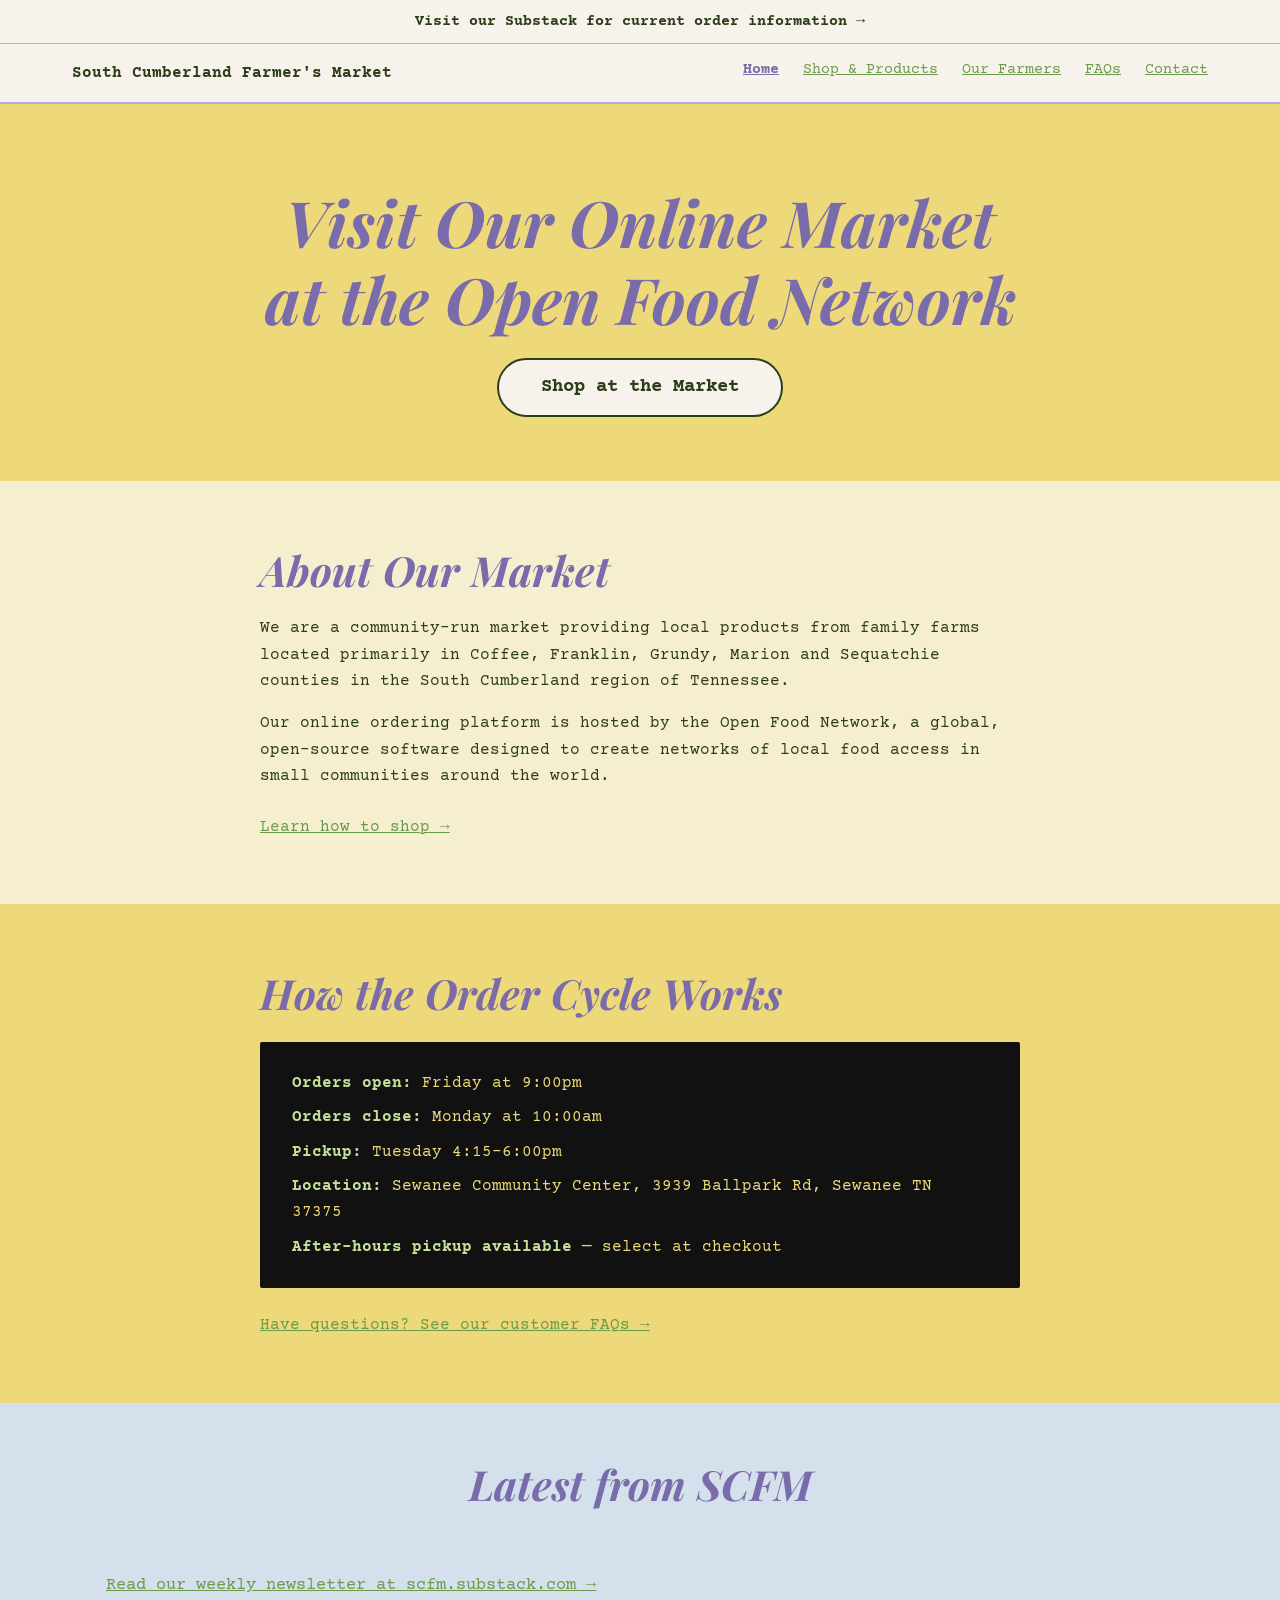
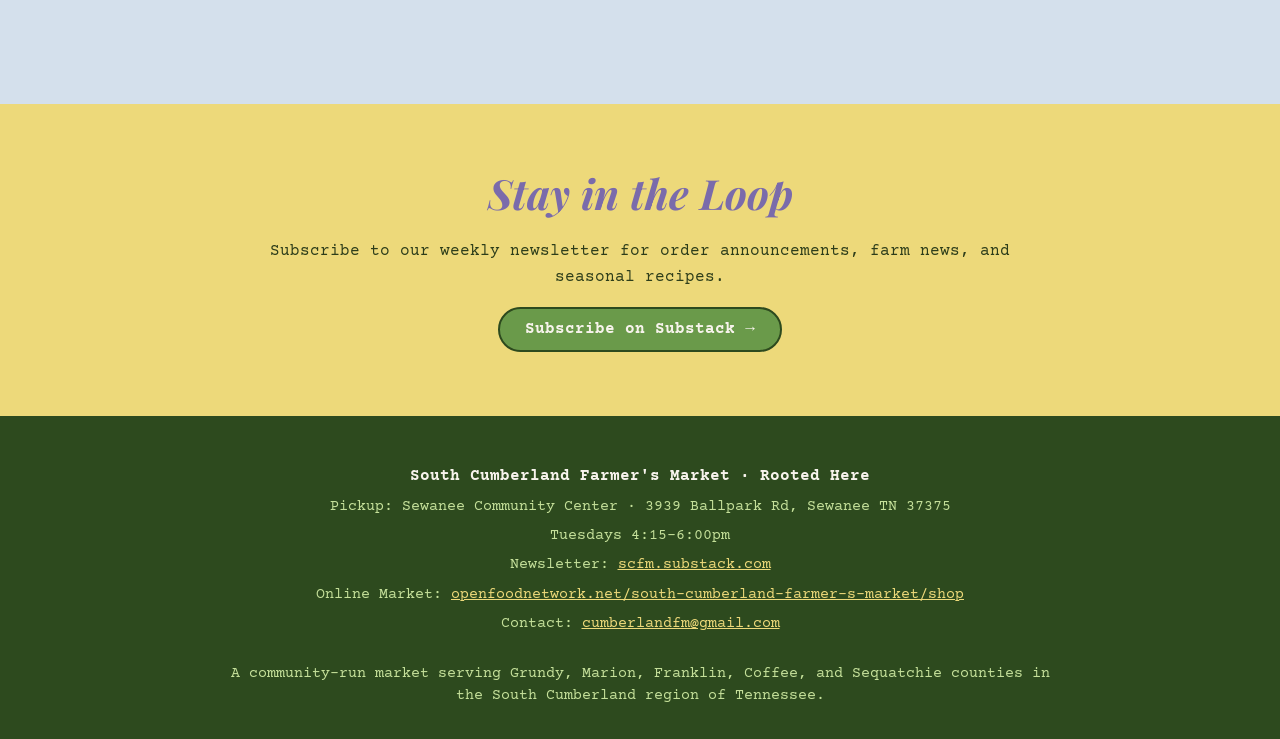
<file: index.html>
<!DOCTYPE html>
<html lang="en">
<head>
  <meta charset="UTF-8">
  <meta name="viewport" content="width=device-width, initial-scale=1.0">
  <title>South Cumberland Farmer's Market — Rooted Here</title>
  <meta name="description" content="A community-run online farmers market serving Grundy, Marion, Franklin, Coffee, and Sequatchie counties in the South Cumberland region of Tennessee.">
  <!-- TODO: add favicon — download from southcumberlandfarmersmarket.com/favicon.ico and save to images/favicon.ico -->
  <link rel="icon" href="images/favicon.ico" type="image/x-icon">
  <link rel="preconnect" href="https://fonts.googleapis.com">
  <link rel="preconnect" href="https://fonts.gstatic.com" crossorigin>
  <link href="https://fonts.googleapis.com/css2?family=Bebas+Neue&family=Courier+Prime:ital,wght@0,400;0,700;1,400;1,700&family=Playfair+Display:ital,wght@0,700;1,700&display=swap" rel="stylesheet">
  <link rel="stylesheet" href="css/style.css">
</head>
<body data-page="home">

  <div id="order-banner"></div>
  <header id="site-header"></header>

  <main>

    <!-- ── HERO ── -->
    <!-- TODO: replace pale-gold bg with a full-bleed hero photo:
         .hero { background: url('images/hero-market.jpg') center/cover no-repeat; }
         Add a .hero-photo class and adjust text color for contrast. -->
    <section class="hero" aria-label="Welcome">
      <div class="hero-inner">
        <h1>Visit Our Online Market<br>at the Open Food Network</h1>
        <a href="https://openfoodnetwork.net/south-cumberland-farmer-s-market/shop"
           class="btn btn-large"
           target="_blank"
           rel="noopener noreferrer">
          Shop at the Market
        </a>
      </div>
    </section>

    <!-- ── ABOUT ── -->
    <section class="section bg-cream-gold" aria-labelledby="about-heading">
      <div class="section-inner-narrow">
        <h2 id="about-heading" class="section-heading">About Our Market</h2>
        <p>
          We are a community-run market providing local products from family farms
          located primarily in Coffee, Franklin, Grundy, Marion and Sequatchie
          counties in the South Cumberland region of Tennessee.
        </p>
        <p>
          Our online ordering platform is hosted by the Open Food Network, a
          global, open-source software designed to create networks of local food
          access in small communities around the world.
        </p>
        <p class="mt-3">
          <a href="shopping-tips.html">Learn how to shop →</a>
        </p>
      </div>
    </section>

    <!-- ── ORDER CYCLE CALLOUT ── -->
    <section class="section bg-pale-gold" aria-labelledby="cycle-heading">
      <div class="section-inner-narrow">
        <h2 id="cycle-heading" class="section-heading">How the Order Cycle Works</h2>
        <div class="callout">
          <p><strong>Orders open:</strong> Friday at 9:00pm</p>
          <p><strong>Orders close:</strong> Monday at 10:00am</p>
          <p><strong>Pickup:</strong> Tuesday 4:15–6:00pm</p>
          <p><strong>Location:</strong> Sewanee Community Center, 3939 Ballpark Rd, Sewanee TN 37375</p>
          <p><strong>After-hours pickup available</strong> — select at checkout</p>
        </div>
        <p>
          <a href="faqs.html">Have questions? See our customer FAQs →</a>
        </p>
      </div>
    </section>

    <!-- ── SUBSTACK NEWS STRIP ── -->
    <section class="news-strip" aria-labelledby="news-heading">
      <div class="section-inner">
        <h2 id="news-heading" class="section-heading" style="text-align:center;">Latest from SCFM</h2>
        <div class="news-cards-scroll" id="news-strip-scroll">
          <!-- JS renders cards here via initHomeNewsStrip() -->
          <div class="news-cards-scroll" id="news-strip-cards" style="display:contents;">
            <div class="news-card" aria-hidden="true">
              <div class="news-card-placeholder-img"></div>
              <h3>Loading newsletter posts…</h3>
              <div class="news-date"></div>
            </div>
          </div>
        </div>
      </div>
    </section>

    <!-- ── NEWSLETTER SIGNUP ── -->
    <section class="section bg-pale-gold" aria-labelledby="newsletter-heading">
      <div class="section-inner-narrow text-center">
        <h2 id="newsletter-heading" class="section-heading">Stay in the Loop</h2>
        <p>
          Subscribe to our weekly newsletter for order announcements,
          farm news, and seasonal recipes.
        </p>
        <a href="https://scfm.substack.com"
           class="btn btn-green"
           target="_blank"
           rel="noopener noreferrer">
          Subscribe on Substack →
        </a>
      </div>
    </section>

  </main>

  <footer id="site-footer"></footer>
  <script src="js/main.js"></script>
</body>
</html>
</file>
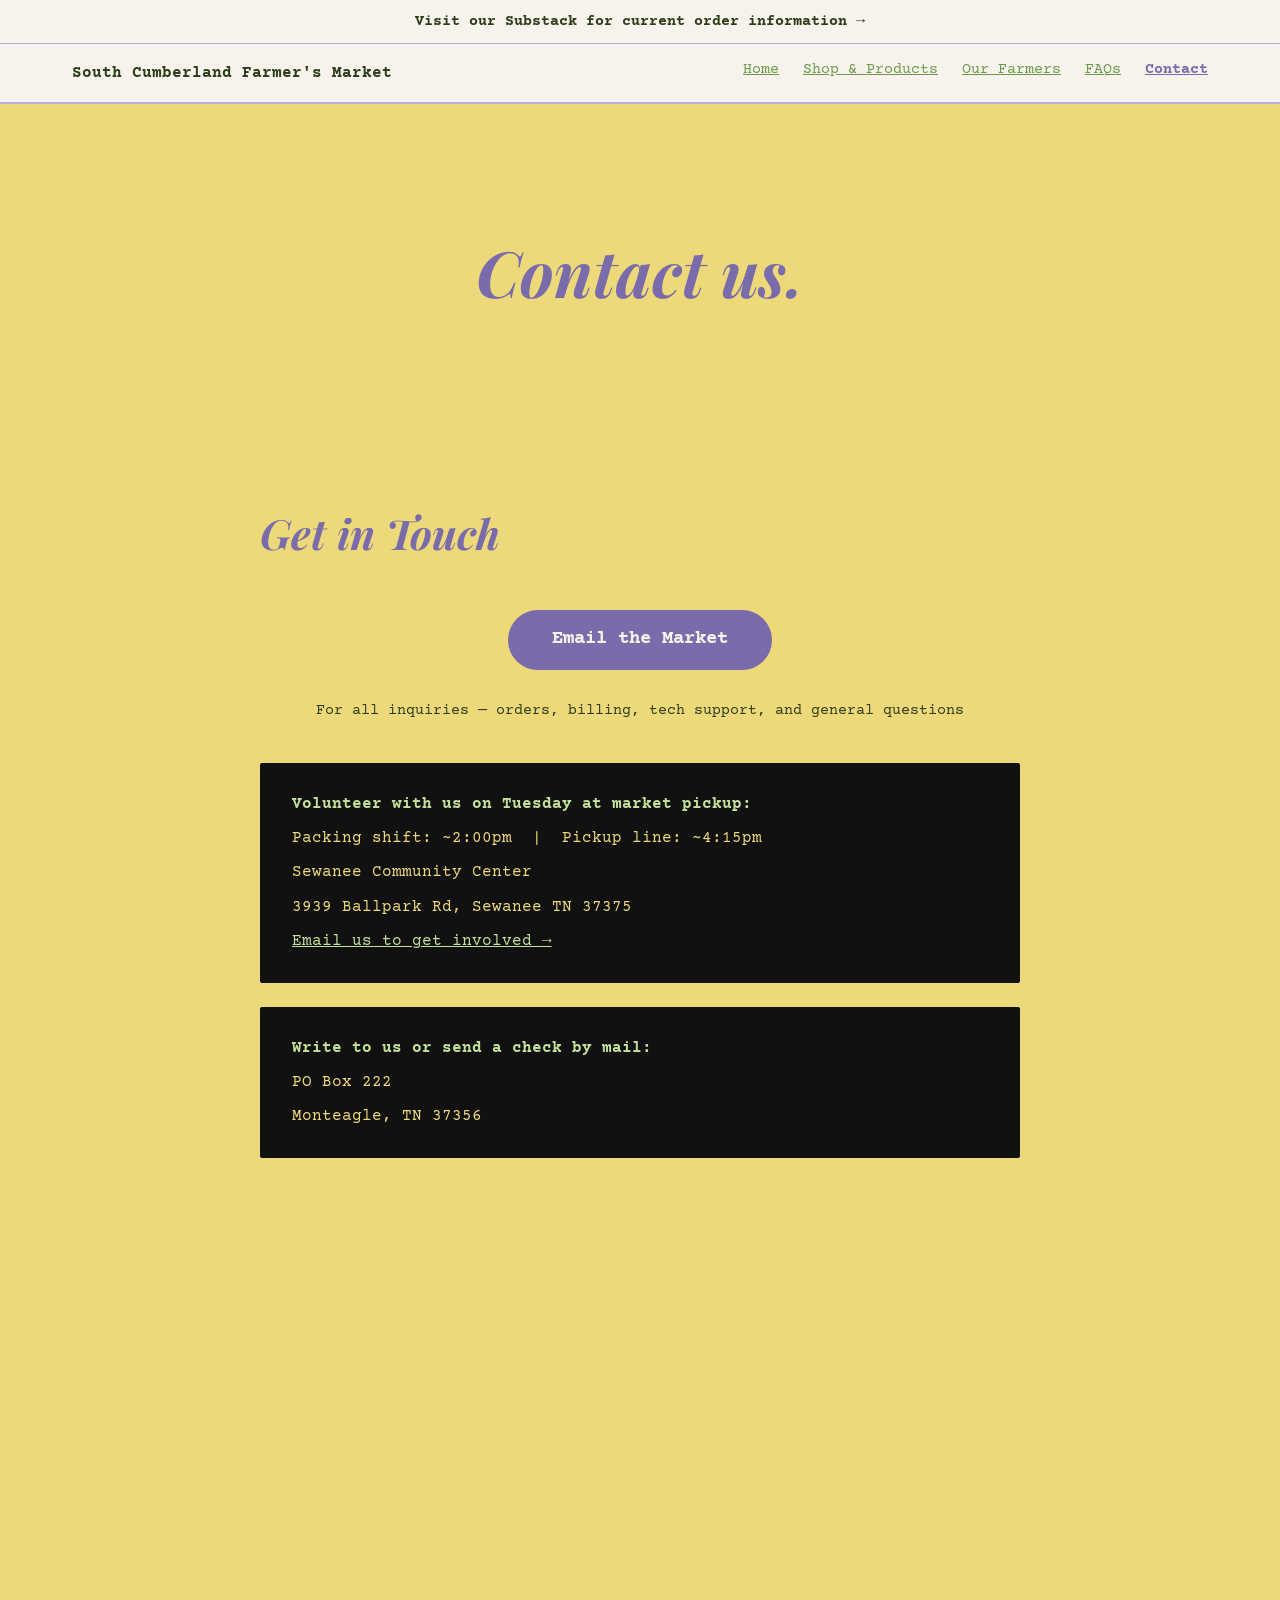
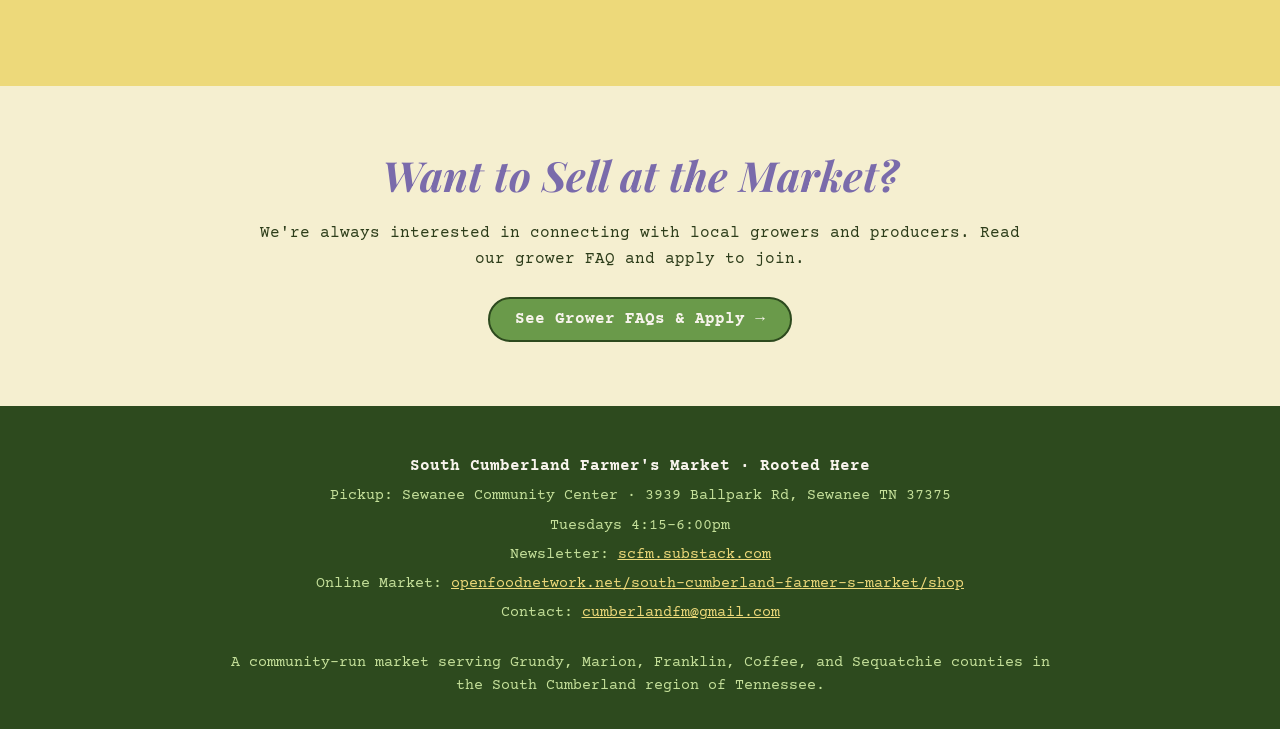
<file: contact.html>
<!DOCTYPE html>
<html lang="en">
<head>
  <meta charset="UTF-8">
  <meta name="viewport" content="width=device-width, initial-scale=1.0">
  <title>Contact — South Cumberland Farmer's Market</title>
  <meta name="description" content="Contact the South Cumberland Farmer's Market. Email us, find our location, or learn how to volunteer.">
  <!-- TODO: add favicon — download from southcumberlandfarmersmarket.com/favicon.ico -->
  <link rel="icon" href="images/favicon.ico" type="image/x-icon">
  <link rel="preconnect" href="https://fonts.googleapis.com">
  <link rel="preconnect" href="https://fonts.gstatic.com" crossorigin>
  <link href="https://fonts.googleapis.com/css2?family=Bebas+Neue&family=Courier+Prime:ital,wght@0,400;0,700;1,400;1,700&family=Playfair+Display:ital,wght@0,700;1,700&display=swap" rel="stylesheet">
  <link rel="stylesheet" href="css/style.css">
</head>
<body data-page="contact">

  <div id="order-banner"></div>
  <header id="site-header"></header>

  <main>

    <!-- ── HERO ── -->
    <!-- TODO: replace pale-gold bg with a full-bleed farm photo (e.g. chickens):
         .hero { background: url('images/hero-chickens.jpg') center/cover no-repeat; }
         Add class="hero hero-photo" for the dark-overlay variant. -->
    <section class="hero" aria-label="Contact">
      <div class="hero-inner">
        <h1>Contact us.</h1>
      </div>
    </section>

    <!-- ── EMAIL BUTTON ── -->
    <section class="section bg-pale-gold" aria-labelledby="contact-heading">
      <div class="section-inner-narrow">
        <h2 id="contact-heading" class="section-heading">Get in Touch</h2>

        <div class="contact-email-wrap">
          <a href="mailto:cumberlandfm@gmail.com"
             class="btn btn-large btn-lavender">
            Email the Market
          </a>
          <p class="mt-2">
            For all inquiries — orders, billing, tech support, and general questions
          </p>
        </div>

        <!-- ── VOLUNTEER CALLOUT ── -->
        <div class="callout">
          <p><strong>Volunteer with us on Tuesday at market pickup:</strong></p>
          <p>Packing shift: ~2:00pm &nbsp;|&nbsp; Pickup line: ~4:15pm</p>
          <p>Sewanee Community Center</p>
          <p>3939 Ballpark Rd, Sewanee TN 37375</p>
          <p>
            <a href="mailto:cumberlandfm@gmail.com">Email us to get involved →</a>
          </p>
        </div>

        <!-- ── MAILING ADDRESS CALLOUT ── -->
        <div class="callout">
          <p><strong>Write to us or send a check by mail:</strong></p>
          <p>PO Box 222</p>
          <p>Monteagle, TN 37356</p>
        </div>

        <!-- ── GOOGLE MAP ── -->
        <!--
          TODO: For best results, get the embed code directly from Google Maps:
          1. Go to https://www.google.com/maps
          2. Search "3939 Ballpark Rd, Sewanee, TN 37375"
          3. Click Share → Embed a map → Copy HTML
          4. Replace the iframe src below with the one from Google
        -->
        <div class="map-wrap">
          <iframe
            title="Sewanee Community Center map"
            src="https://maps.google.com/maps?q=3939+Ballpark+Rd,+Sewanee,+TN+37375&output=embed"
            allowfullscreen
            loading="lazy"
            referrerpolicy="no-referrer-when-downgrade">
          </iframe>
        </div>

      </div>
    </section>

    <!-- ── VENDOR APPLICATION LINK ── -->
    <section class="section bg-cream-gold" aria-labelledby="vendor-heading">
      <div class="section-inner-narrow text-center">
        <h2 id="vendor-heading" class="section-heading">Want to Sell at the Market?</h2>
        <p>
          We're always interested in connecting with local growers and producers.
          Read our grower FAQ and apply to join.
        </p>
        <p class="mt-3">
          <a href="grower-faqs.html" class="btn btn-green">See Grower FAQs &amp; Apply →</a>
        </p>
      </div>
    </section>

  </main>

  <footer id="site-footer"></footer>
  <script src="js/main.js"></script>
</body>
</html>
</file>
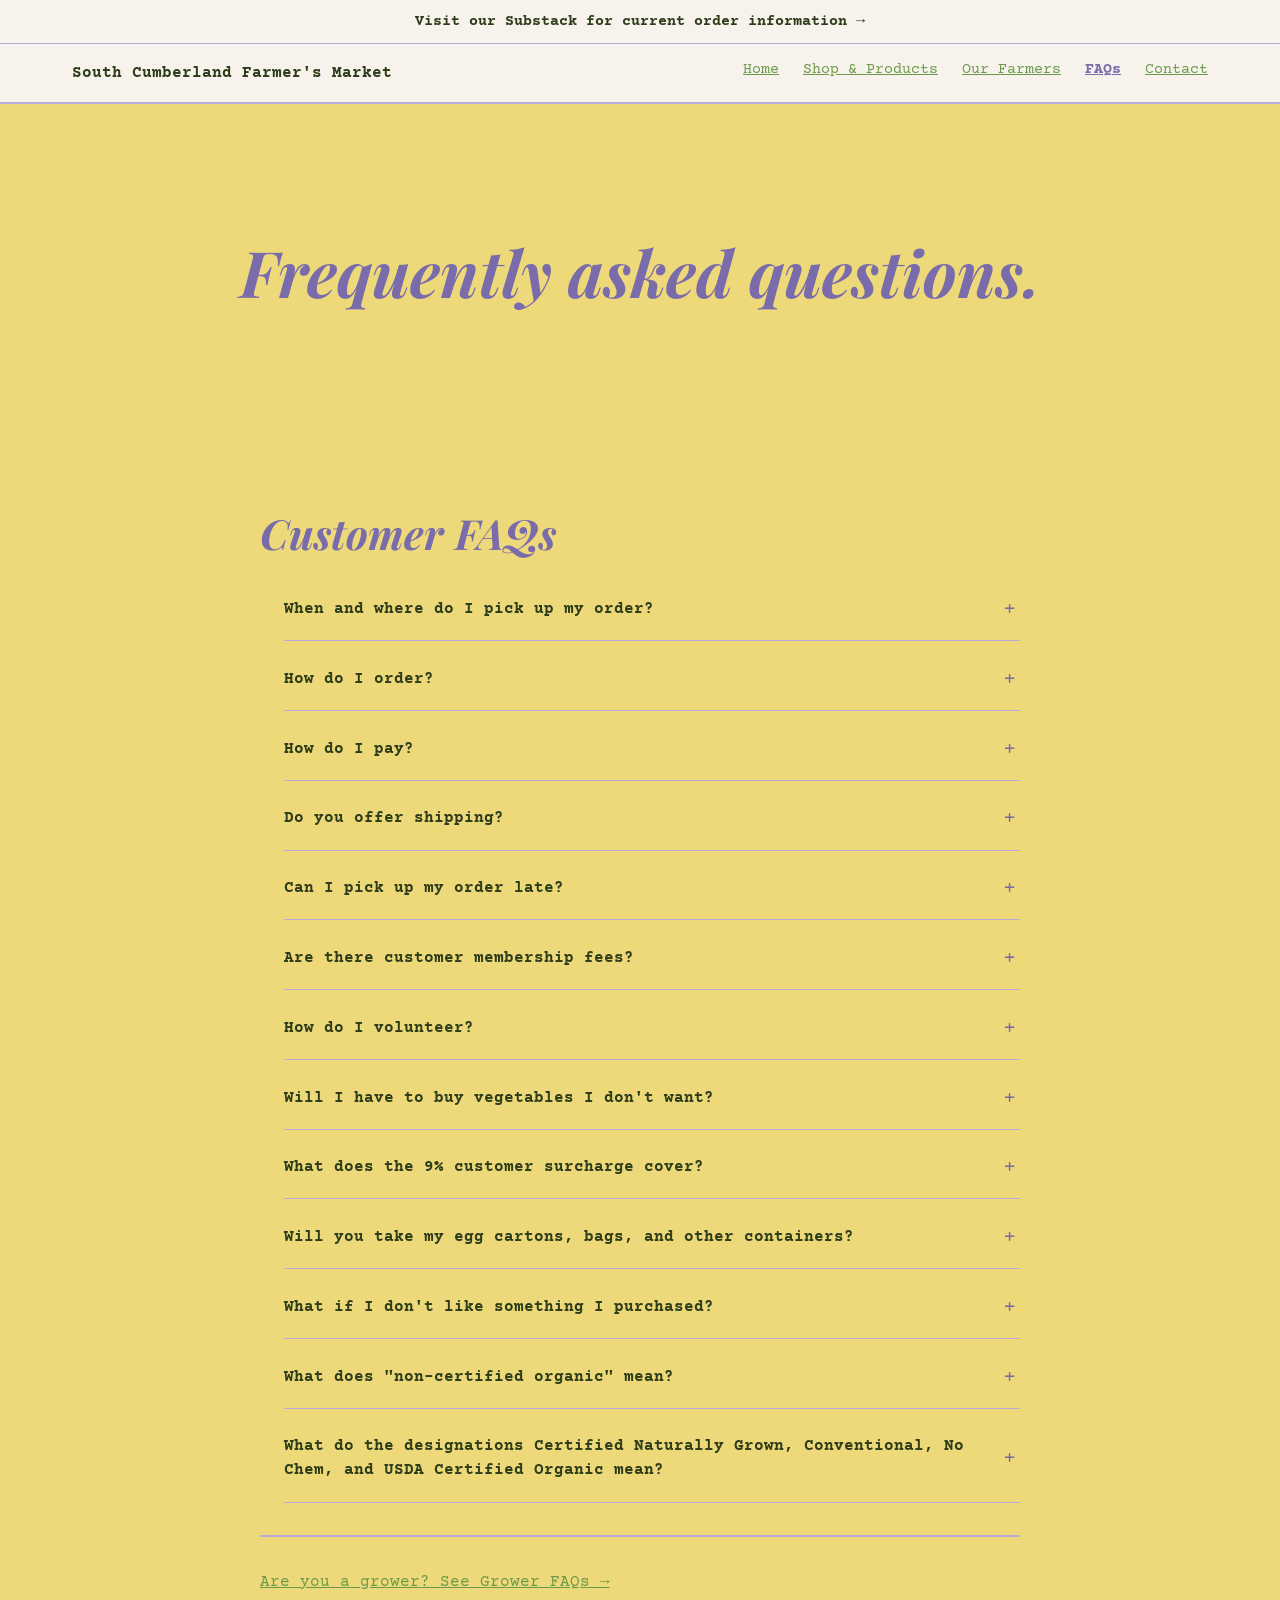
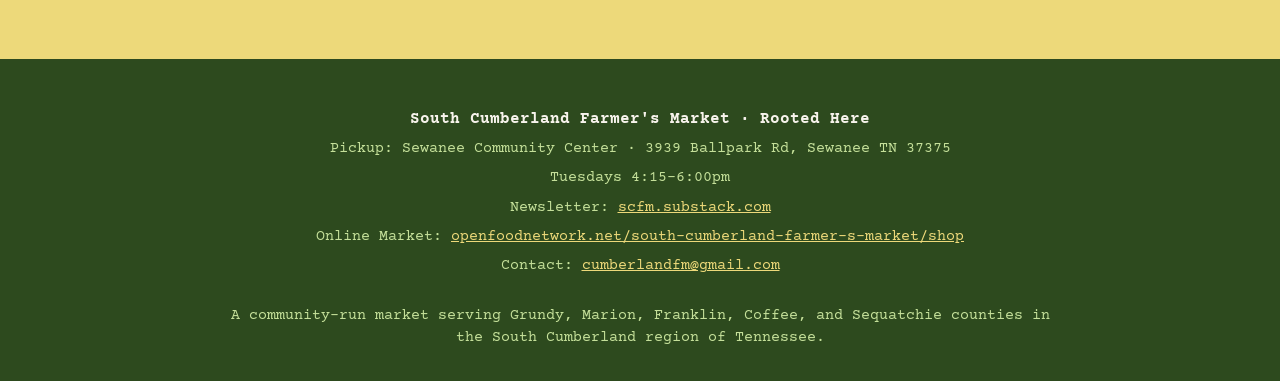
<file: faqs.html>
<!DOCTYPE html>
<html lang="en">
<head>
  <meta charset="UTF-8">
  <meta name="viewport" content="width=device-width, initial-scale=1.0">
  <title>Customer FAQs — South Cumberland Farmer's Market</title>
  <meta name="description" content="Frequently asked questions about ordering, pickup, payment, and more from the South Cumberland Farmer's Market.">
  <!-- TODO: add favicon — download from southcumberlandfarmersmarket.com/favicon.ico -->
  <link rel="icon" href="images/favicon.ico" type="image/x-icon">
  <link rel="preconnect" href="https://fonts.googleapis.com">
  <link rel="preconnect" href="https://fonts.gstatic.com" crossorigin>
  <link href="https://fonts.googleapis.com/css2?family=Bebas+Neue&family=Courier+Prime:ital,wght@0,400;0,700;1,400;1,700&family=Playfair+Display:ital,wght@0,700;1,700&display=swap" rel="stylesheet">
  <link rel="stylesheet" href="css/style.css">
</head>
<body data-page="faqs">

  <div id="order-banner"></div>
  <header id="site-header"></header>

  <main>

    <!-- ── HERO ── -->
    <!-- TODO: replace pale-gold bg with a full-bleed photo (e.g. highland cattle):
         .hero { background: url('images/hero-cattle.jpg') center/cover no-repeat; }
         Add class="hero hero-photo" for the dark-overlay variant. -->
    <section class="hero" aria-label="Customer FAQs">
      <div class="hero-inner">
        <h1>Frequently asked questions.</h1>
      </div>
    </section>

    <!-- ── FAQ CONTENT ── -->
    <section class="section bg-pale-gold" aria-labelledby="faqs-heading">
      <div class="section-inner-narrow">
        <h2 id="faqs-heading" class="section-heading">Customer FAQs</h2>

        <ul class="faq-list" aria-label="Customer frequently asked questions">

          <li class="faq-item">
            <button class="faq-question" aria-expanded="false">
              When and where do I pick up my order?
            </button>
            <div class="faq-answer">
              You can pick up your order at the Sewanee Community Center (behind the
              Sewanee Market on Ball Park Rd.) Tuesdays from 4:15 to 6:00 p.m. If you
              order a delivery your order will be delivered to your home on Tuesday
              evening. Please plan to pick your order up on time or to make alternate
              plans with the market manager. Left behind orders are subject to late fees
              and to being eaten by our often hungry volunteers. The South Cumberland
              Farmer's Market, Rooted Here, the Sewanee Community Center, and the
              growers are not responsible for orders which are delivered or left behind.
            </div>
          </li>

          <li class="faq-item">
            <button class="faq-question" aria-expanded="false">
              How do I order?
            </button>
            <div class="faq-answer">
              Ordering takes place from 9 p.m. Friday until 10 a.m. Monday. Each
              Friday evening at 9 p.m., a reminder email is sent to all of our
              registered customers. Customers must place their order for the week no
              later than Monday at 10:00 a.m. Orders are placed on our shopfront at the
              Open Food Network. To order go to The Market and add items you want to
              your cart, then go to checkout to complete your order. You will receive a
              confirmation email once your order has been placed. If you need help
              contact a market manager at <a href="mailto:cumberlandfm@gmail.com">cumberlandfm@gmail.com</a>.
            </div>
          </li>

          <li class="faq-item">
            <button class="faq-question" aria-expanded="false">
              How do I pay?
            </button>
            <div class="faq-answer">
              You can pay by credit card when you place your order on the Open Food
              Network. In some cases, we will take a check when you pick up your order —
              get in touch with us if you do not have this option in your checkout screen
              and would like to pay this way. You may also pay by credit card or bank
              draft directly on the invoice sent to you by Tuesday morning. We cannot
              take cash at this time.
            </div>
          </li>

          <li class="faq-item">
            <button class="faq-question" aria-expanded="false">
              Do you offer shipping?
            </button>
            <div class="faq-answer">
              No. We offer pickup and local delivery to the Sewanee domain (for a
              fee) only.
            </div>
          </li>

          <li class="faq-item">
            <button class="faq-question" aria-expanded="false">
              Can I pick up my order late?
            </button>
            <div class="faq-answer">
              If you cannot make regular market pickup hours (4–6 p.m. on Tuesdays),
              you can select "after hours pickup" at checkout and we will store your
              order for up to three days.
            </div>
          </li>

          <li class="faq-item">
            <button class="faq-question" aria-expanded="false">
              Are there customer membership fees?
            </button>
            <div class="faq-answer">
              We do not charge a membership fee to shop on the online market. The
              online market charges customers a 9% virtual booth fee to cover overhead
              expenses and wages to our market manager and bookkeeper. This fee will be
              automatically added to your order total. You may purchase a supporting
              membership for $35 if you wish to contribute to the work we do.
            </div>
          </li>

          <li class="faq-item">
            <button class="faq-question" aria-expanded="false">
              How do I volunteer?
            </button>
            <div class="faq-answer">
              You can join us on Tuesdays to help pack and bring orders to customers
              in the car pickup line. If you are interested in joining our board of
              directors, please get in touch!
            </div>
          </li>

          <li class="faq-item">
            <button class="faq-question" aria-expanded="false">
              Will I have to buy vegetables I don't want?
            </button>
            <div class="faq-answer">
              Absolutely not! Unlike some co-ops, buying clubs, or CSAs where
              everyone gets the same box, with our market you get to order what you
              want, in the quantities that you want, from the farms that you want. The
              weekly email lists the produce, breads, meat, fresh flowers, and artisan
              goods available that week, and you can browse the items on this website
              before you place your order.
            </div>
          </li>

          <li class="faq-item">
            <button class="faq-question" aria-expanded="false">
              What does the 9% customer surcharge cover?
            </button>
            <div class="faq-answer">
              The market itself does not take a substantial profit from sales. We do
              however collect enough money to cover overhead expenses. The 9% virtual
              booth fee and the 4.5% fee charged to growers cover these expenses. We
              pay a fee to run our website and to sell on the Open Food Network. We pay
              rent from our sales to the community center for the use of their building.
              The market managers receive $150 + 1% of sales per week. The rest goes
              toward paper, ink, checks, other supplies, accounting fees, bonuses for
              our hardworking employees, and volunteer credits.
            </div>
          </li>

          <li class="faq-item">
            <button class="faq-question" aria-expanded="false">
              Will you take my egg cartons, bags, and other containers?
            </button>
            <div class="faq-answer">
              Most of them! If the container came from a grower at our market, we
              will return it to the growers. Please do not return containers that did
              not come from this market or single-use plastic bags or cartons.
            </div>
          </li>

          <li class="faq-item">
            <button class="faq-question" aria-expanded="false">
              What if I don't like something I purchased?
            </button>
            <div class="faq-answer">
              There have been occasions (rare ones) when customers were not satisfied
              with products that they received. If this happens please let us know.
              Email the grower and the market managers and we will work with you to find
              a solution. We welcome all feedback to ensure high quality products.
            </div>
          </li>

          <li class="faq-item">
            <button class="faq-question" aria-expanded="false">
              What does "non-certified organic" mean?
            </button>
            <div class="faq-answer">
              Many of our growers are very small. They abide by the USDA National
              Organic Standards but they are not certified by a third party. This is not
              because the national standards are too rigorous but because the process is
              too expensive. Growers are encouraged to describe their management on their
              grower page and in their product listings. Certified Naturally Grown is a
              non-profit program that certifies small farmers. The standards are a little
              more strict than the USDA Organic Standards and the cost to the farmer is
              much lower because it involves a peer review process and not a government
              bureaucracy. We currently have several growers who are Certified Naturally
              Grown.
            </div>
          </li>

          <li class="faq-item">
            <button class="faq-question" aria-expanded="false">
              What do the designations Certified Naturally Grown, Conventional, No Chem, and USDA Certified Organic mean?
            </button>
            <div class="faq-answer">
              <p><strong>Certified Naturally Grown</strong> — farmers registered with Certified Naturally
              Grown, a non-profit that certifies small farmers with standards slightly
              stricter than USDA Organic and lower cost via peer review.</p>
              <p><strong>Conventional</strong> — farmers who use chemical fertilizer and/or pest control
              methods forbidden by USDA National Organic Standards.</p>
              <p><strong>No Chem</strong> — non-certified organic farmers who abide by USDA National Organic
              Standards but are not registered with the program due to cost.</p>
              <p><strong>USDA Certified Organic</strong> — farmers certified organic by the USDA.</p>
              <p><strong>N/A</strong> — not applicable; producers who sell goods other than produce.</p>
            </div>
          </li>

        </ul>

        <hr class="divider">
        <p>
          <a href="grower-faqs.html">Are you a grower? See Grower FAQs →</a>
        </p>

      </div>
    </section>

  </main>

  <footer id="site-footer"></footer>
  <script src="js/main.js"></script>
</body>
</html>
</file>
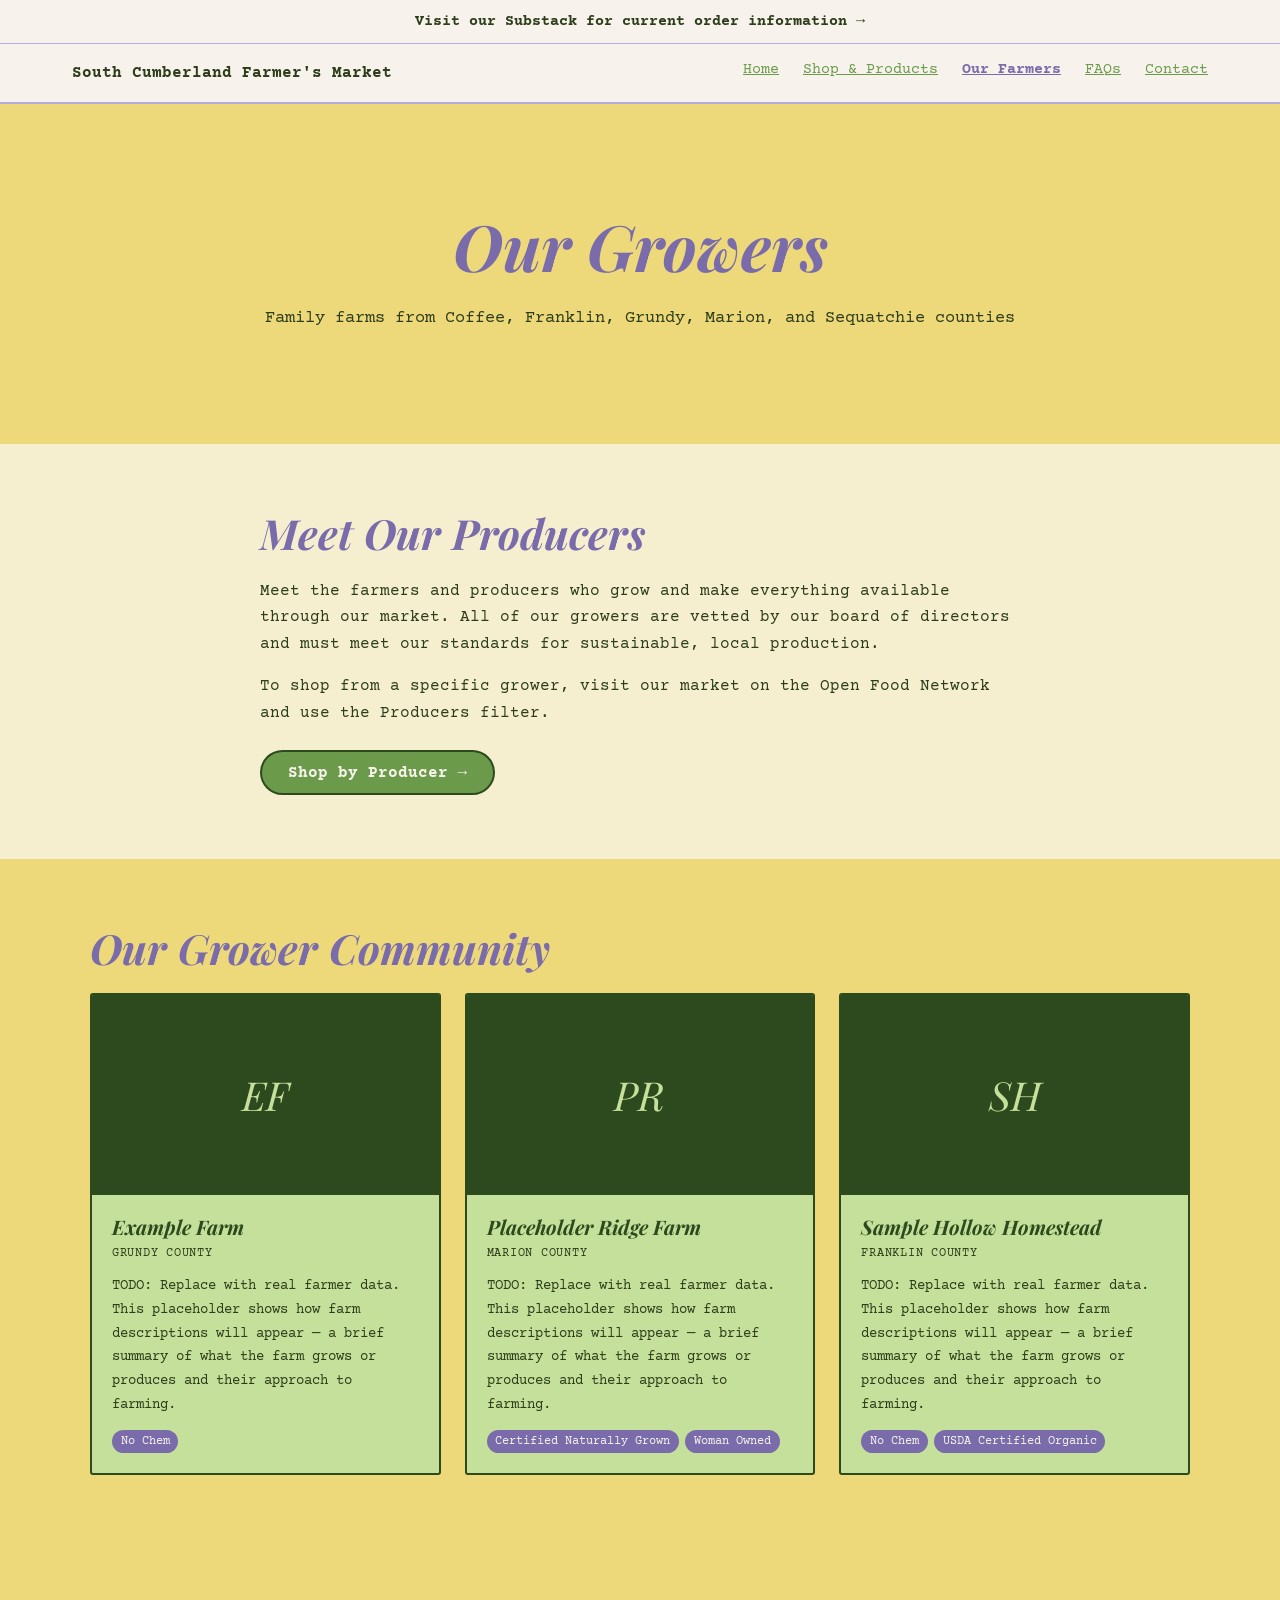
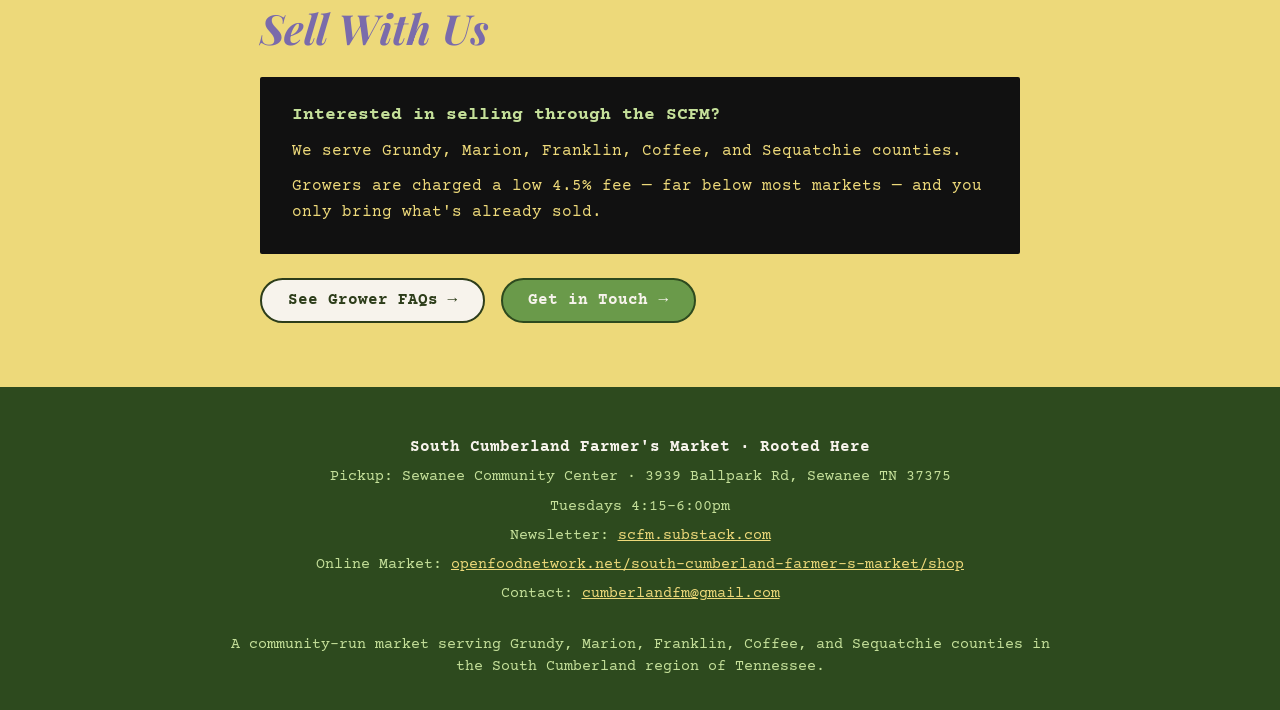
<file: farmers.html>
<!DOCTYPE html>
<html lang="en">
<head>
  <meta charset="UTF-8">
  <meta name="viewport" content="width=device-width, initial-scale=1.0">
  <title>Our Farmers — South Cumberland Farmer's Market</title>
  <meta name="description" content="Meet the family farms and producers who grow and make everything available through the South Cumberland Farmer's Market.">
  <!-- TODO: add favicon — download from southcumberlandfarmersmarket.com/favicon.ico -->
  <link rel="icon" href="images/favicon.ico" type="image/x-icon">
  <link rel="preconnect" href="https://fonts.googleapis.com">
  <link rel="preconnect" href="https://fonts.gstatic.com" crossorigin>
  <link href="https://fonts.googleapis.com/css2?family=Bebas+Neue&family=Courier+Prime:ital,wght@0,400;0,700;1,400;1,700&family=Playfair+Display:ital,wght@0,700;1,700&display=swap" rel="stylesheet">
  <link rel="stylesheet" href="css/style.css">
</head>
<body data-page="farmers">

  <div id="order-banner"></div>
  <header id="site-header"></header>

  <main>

    <!-- ── HERO ── -->
    <!-- TODO: replace pale-gold bg with a full-bleed farm photo:
         .hero { background: url('images/hero-farm.jpg') center/cover no-repeat; }
         Add class="hero hero-photo" and adjust for readability. -->
    <section class="hero" aria-label="Our Growers">
      <div class="hero-inner">
        <h1>Our Growers</h1>
        <p>Family farms from Coffee, Franklin, Grundy, Marion, and Sequatchie counties</p>
      </div>
    </section>

    <!-- ── INTRO ── -->
    <section class="section bg-cream-gold" aria-labelledby="intro-heading">
      <div class="section-inner-narrow">
        <h2 id="intro-heading" class="section-heading">Meet Our Producers</h2>
        <p>
          Meet the farmers and producers who grow and make everything available
          through our market. All of our growers are vetted by our board of
          directors and must meet our standards for sustainable, local production.
        </p>
        <p>
          To shop from a specific grower, visit our market on the Open Food Network
          and use the Producers filter.
        </p>
        <p class="mt-3">
          <a href="https://openfoodnetwork.net/south-cumberland-farmer-s-market/shop"
             class="btn btn-green"
             target="_blank"
             rel="noopener noreferrer">
            Shop by Producer →
          </a>
        </p>
      </div>
    </section>

    <!-- ── FARMERS GRID ── -->
    <!-- Data loaded from data/farmers.json by JS (initFarmersPage) -->
    <!-- TODO: replace placeholder entries in data/farmers.json with real farmer data.
         For farmer photos, save images to images/farmers/farmname.jpg
         and update the "photo" field in farmers.json. -->
    <section class="section bg-pale-gold" aria-labelledby="farmers-heading">
      <div class="section-inner">
        <h2 id="farmers-heading" class="section-heading">Our Grower Community</h2>
        <div class="farmers-grid" id="farmers-grid">
          <!-- Rendered by JS -->
          <p>Loading farmer profiles…</p>
        </div>
      </div>
    </section>

    <!-- ── SELL WITH US ── -->
    <section class="section bg-pale-gold" aria-labelledby="sell-heading">
      <div class="section-inner-narrow">
        <h2 id="sell-heading" class="section-heading">Sell With Us</h2>
        <div class="callout">
          <h3>Interested in selling through the SCFM?</h3>
          <p>We serve Grundy, Marion, Franklin, Coffee, and Sequatchie counties.</p>
          <p>Growers are charged a low 4.5% fee — far below most markets — and you only bring
             what's already sold.</p>
        </div>
        <div class="btn-row mt-3">
          <a href="grower-faqs.html" class="btn">See Grower FAQs →</a>
          <a href="contact.html" class="btn btn-green">Get in Touch →</a>
        </div>
      </div>
    </section>

  </main>

  <footer id="site-footer"></footer>
  <script src="js/main.js"></script>
</body>
</html>
</file>
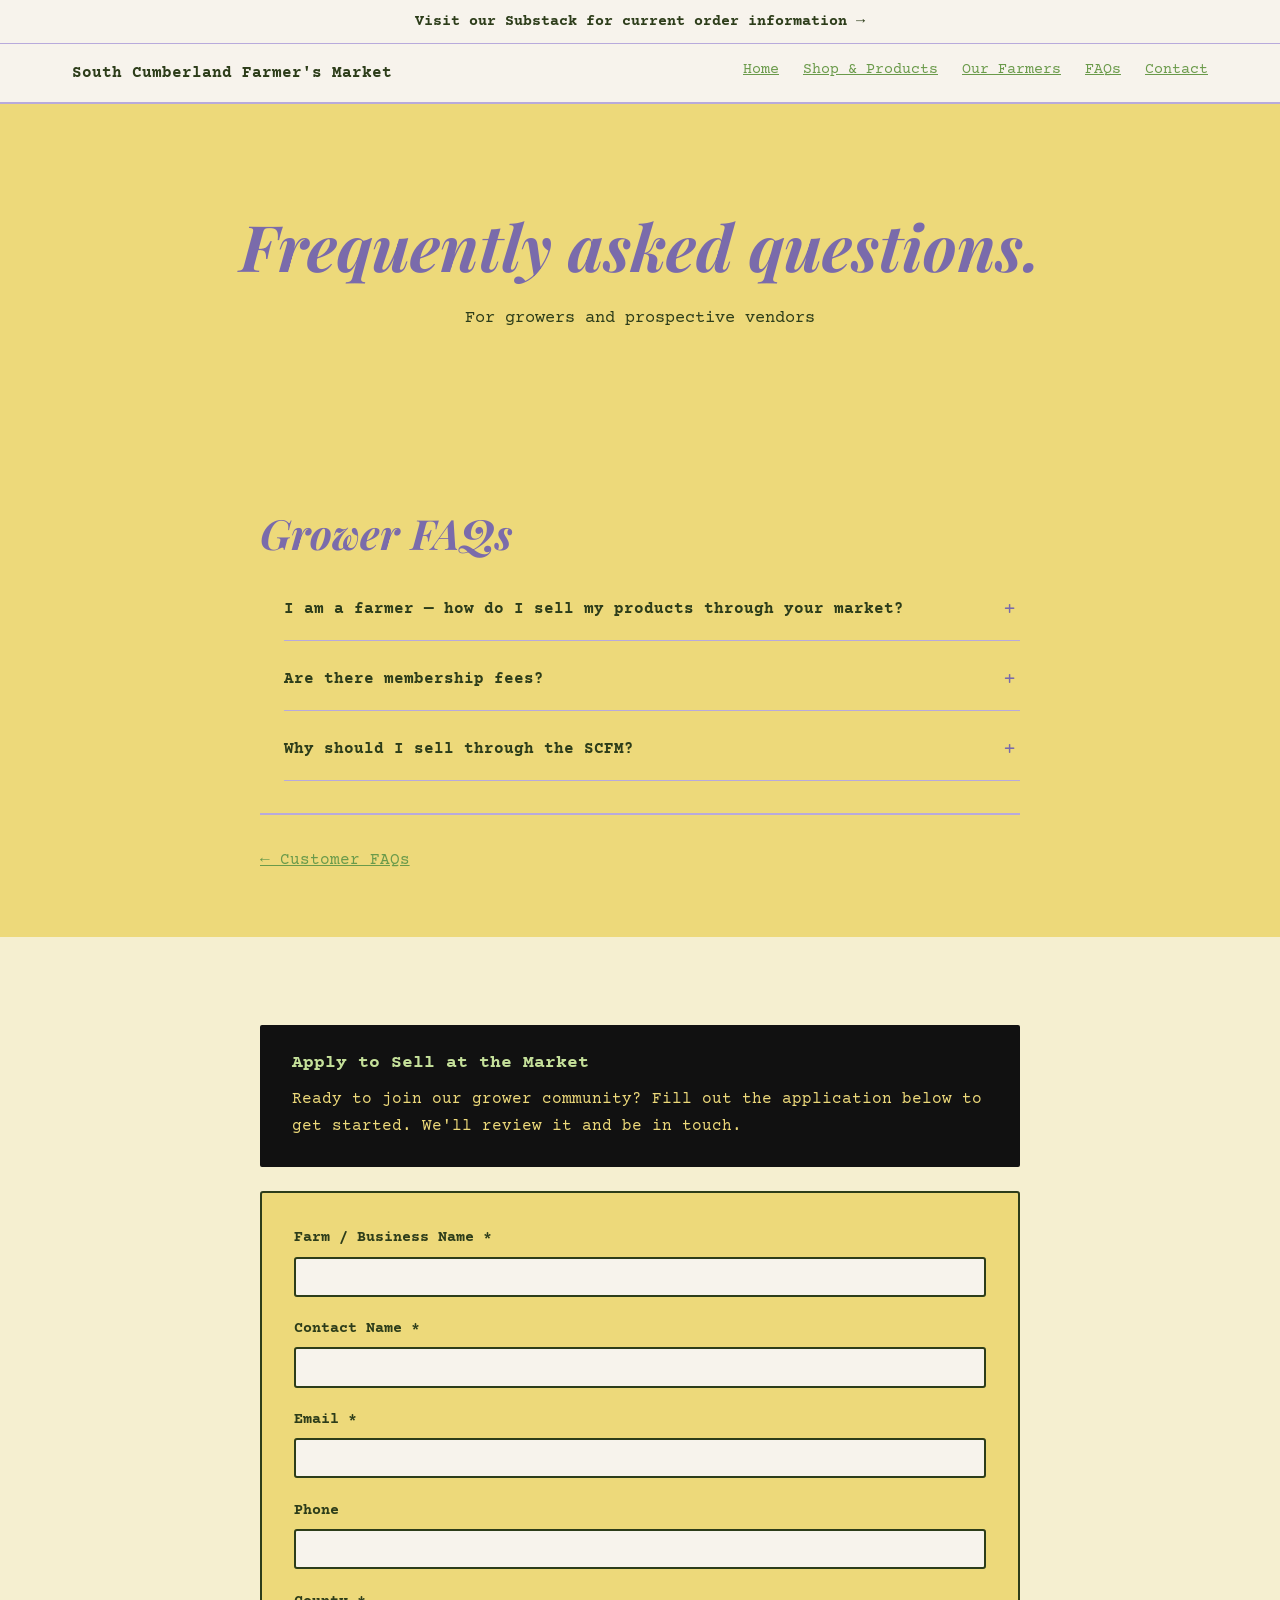
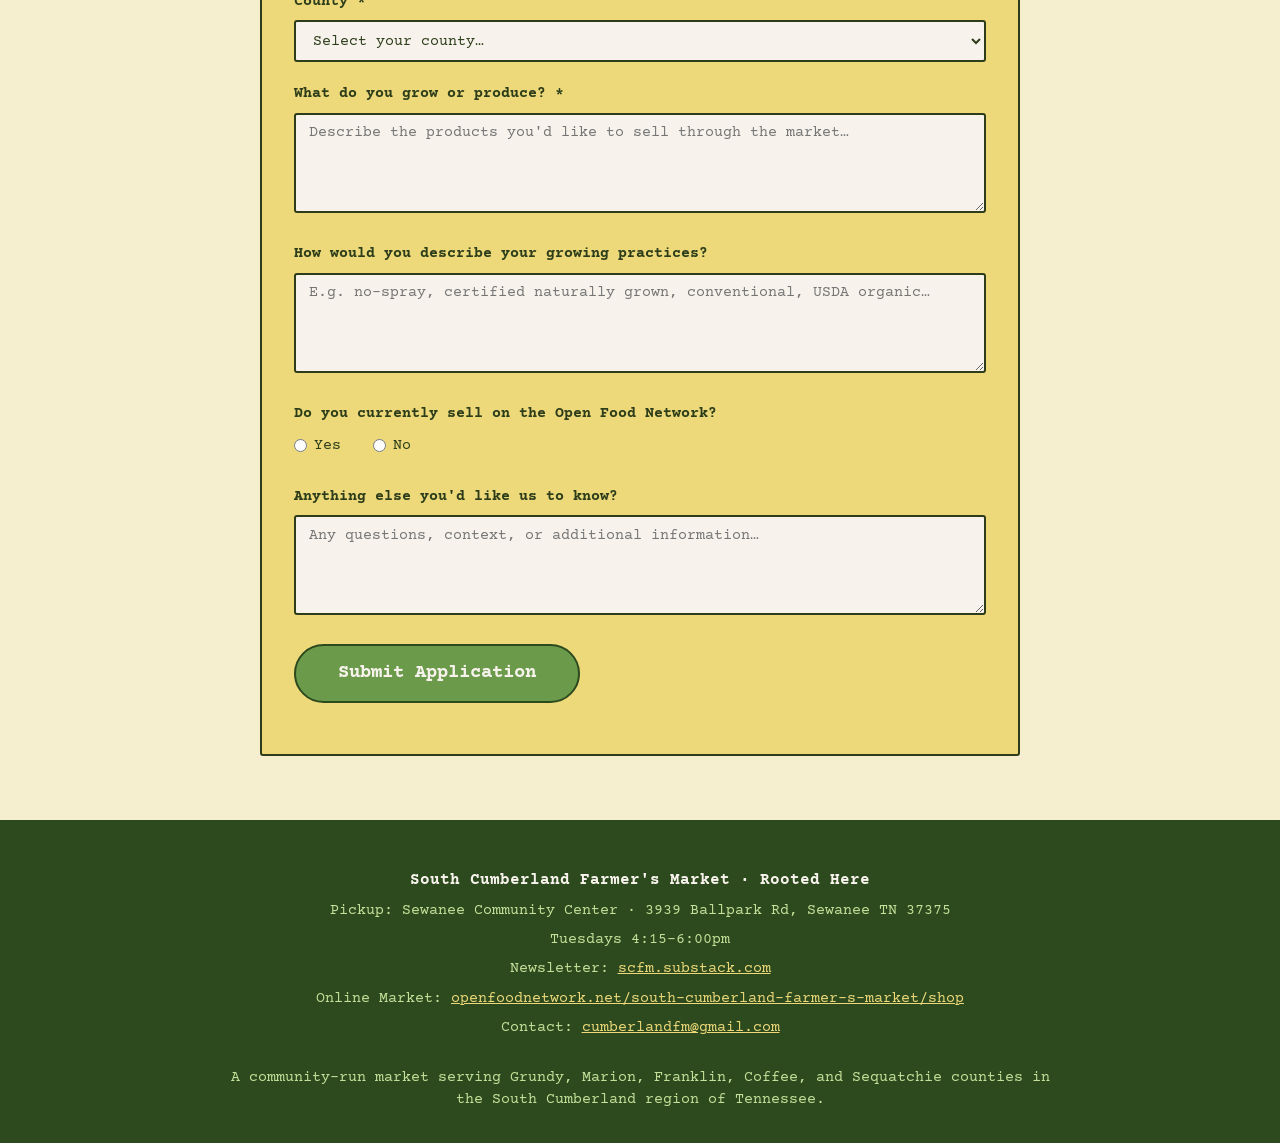
<file: grower-faqs.html>
<!DOCTYPE html>
<html lang="en">
<head>
  <meta charset="UTF-8">
  <meta name="viewport" content="width=device-width, initial-scale=1.0">
  <title>Grower FAQs & Vendor Application — South Cumberland Farmer's Market</title>
  <meta name="description" content="Information for growers interested in selling through the South Cumberland Farmer's Market, plus our vendor application form.">
  <!-- TODO: add favicon — download from southcumberlandfarmersmarket.com/favicon.ico -->
  <link rel="icon" href="images/favicon.ico" type="image/x-icon">
  <link rel="preconnect" href="https://fonts.googleapis.com">
  <link rel="preconnect" href="https://fonts.gstatic.com" crossorigin>
  <link href="https://fonts.googleapis.com/css2?family=Bebas+Neue&family=Courier+Prime:ital,wght@0,400;0,700;1,400;1,700&family=Playfair+Display:ital,wght@0,700;1,700&display=swap" rel="stylesheet">
  <link rel="stylesheet" href="css/style.css">
</head>
<body data-page="grower-faqs">

  <div id="order-banner"></div>
  <header id="site-header"></header>

  <main>

    <!-- ── HERO ── -->
    <!-- TODO: replace pale-gold bg with a full-bleed garden rows photo:
         .hero { background: url('images/hero-garden-rows.jpg') center/cover no-repeat; }
         Add class="hero hero-photo" for the dark-overlay variant. -->
    <section class="hero" aria-label="Grower FAQs">
      <div class="hero-inner">
        <h1>Frequently asked questions.</h1>
        <p>For growers and prospective vendors</p>
      </div>
    </section>

    <!-- ── GROWER FAQ CONTENT ── -->
    <section class="section bg-pale-gold" aria-labelledby="grower-faqs-heading">
      <div class="section-inner-narrow">
        <h2 id="grower-faqs-heading" class="section-heading">Grower FAQs</h2>

        <ul class="faq-list" aria-label="Grower frequently asked questions">

          <li class="faq-item">
            <button class="faq-question" aria-expanded="false">
              I am a farmer — how do I sell my products through your market?
            </button>
            <div class="faq-answer">
              Make an account at the Open Food Network, create an enterprise, add
              your products, and create permissions for your enterprise to allow the
              South Cumberland Farmers Market to "add products to order cycle." Get in
              touch with us for approval. You will need to be located in the counties
              we serve (Grundy, Marion, Franklin, Coffee), or get special approval from
              our board of directors.
            </div>
          </li>

          <li class="faq-item">
            <button class="faq-question" aria-expanded="false">
              Are there membership fees?
            </button>
            <div class="faq-answer">
              Growers are charged 4.5% of sales to compensate the market manager(s).
              The fee can be reduced to 3.5% by volunteering regularly. Membership to
              Rooted Here/SCFM is required to sell at the market. See the Growers
              Agreement contract for ways to satisfy the membership requirement.
            </div>
          </li>

          <li class="faq-item">
            <button class="faq-question" aria-expanded="false">
              Why should I sell through the SCFM?
            </button>
            <div class="faq-answer">
              Our market's mission is to minimize costs and labor for growers by
              pre-selling your products via our online platform so you know exactly how
              much and what to bring to market on Tuesdays. We also boast a very low
              fee — 4.5% — compared to other similar markets that charge anywhere from
              10% to 20%.
            </div>
          </li>

        </ul>

        <hr class="divider">
        <p>
          <a href="faqs.html">← Customer FAQs</a>
        </p>
      </div>
    </section>

    <!-- ── VENDOR APPLICATION ── -->
    <section class="section bg-cream-gold" aria-labelledby="apply-heading">
      <div class="section-inner-narrow">

        <div class="callout">
          <h3>Apply to Sell at the Market</h3>
          <p>
            Ready to join our grower community? Fill out the application below to get
            started. We'll review it and be in touch.
          </p>
        </div>

        <!--
          TODO: Formspree setup
          1. Sign up at https://formspree.io (free tier works for low volume)
          2. Create a new form and copy the form ID
          3. Replace REPLACE_WITH_YOUR_ID below with your actual form ID
          Example: action="https://formspree.io/f/xpzkdoab"
        -->
        <div class="application-form-wrap">
          <form
            id="vendor-form"
            action="https://formspree.io/f/REPLACE_WITH_YOUR_ID"
            method="POST"
            novalidate>

            <!-- Honeypot spam field — hidden from real users -->
            <input type="text" name="_gotcha" style="display:none" tabindex="-1" autocomplete="off">

            <div class="form-group">
              <label for="farm-name">Farm / Business Name <span aria-hidden="true">*</span></label>
              <input type="text" id="farm-name" name="farm_name" required autocomplete="organization">
            </div>

            <div class="form-group">
              <label for="contact-name">Contact Name <span aria-hidden="true">*</span></label>
              <input type="text" id="contact-name" name="contact_name" required autocomplete="name">
            </div>

            <div class="form-group">
              <label for="email">Email <span aria-hidden="true">*</span></label>
              <input type="email" id="email" name="email" required autocomplete="email">
            </div>

            <div class="form-group">
              <label for="phone">Phone</label>
              <input type="tel" id="phone" name="phone" autocomplete="tel">
            </div>

            <div class="form-group">
              <label for="county">County <span aria-hidden="true">*</span></label>
              <select id="county" name="county" required>
                <option value="" disabled selected>Select your county…</option>
                <option value="Grundy">Grundy</option>
                <option value="Marion">Marion</option>
                <option value="Franklin">Franklin</option>
                <option value="Coffee">Coffee</option>
                <option value="Sequatchie">Sequatchie</option>
                <option value="Other">Other (please describe below)</option>
              </select>
            </div>

            <div class="form-group">
              <label for="products">What do you grow or produce? <span aria-hidden="true">*</span></label>
              <textarea id="products" name="products" required
                placeholder="Describe the products you'd like to sell through the market…"></textarea>
            </div>

            <div class="form-group">
              <label for="practices">How would you describe your growing practices?</label>
              <textarea id="practices" name="practices"
                placeholder="E.g. no-spray, certified naturally grown, conventional, USDA organic…"></textarea>
            </div>

            <div class="form-group">
              <label>Do you currently sell on the Open Food Network?</label>
              <div class="form-radio-group">
                <label>
                  <input type="radio" name="on_ofn" value="Yes" required>
                  Yes
                </label>
                <label>
                  <input type="radio" name="on_ofn" value="No">
                  No
                </label>
              </div>
            </div>

            <div class="form-group">
              <label for="notes">Anything else you'd like us to know?</label>
              <textarea id="notes" name="notes"
                placeholder="Any questions, context, or additional information…"></textarea>
            </div>

            <div class="form-group form-submit">
              <button type="submit" class="btn btn-green btn-large">Submit Application</button>
            </div>

          </form>

          <!-- Shown after successful Formspree submission -->
          <div id="form-thankyou" class="form-thankyou" role="alert"></div>
        </div>

      </div>
    </section>

  </main>

  <footer id="site-footer"></footer>
  <script src="js/main.js"></script>
</body>
</html>
</file>
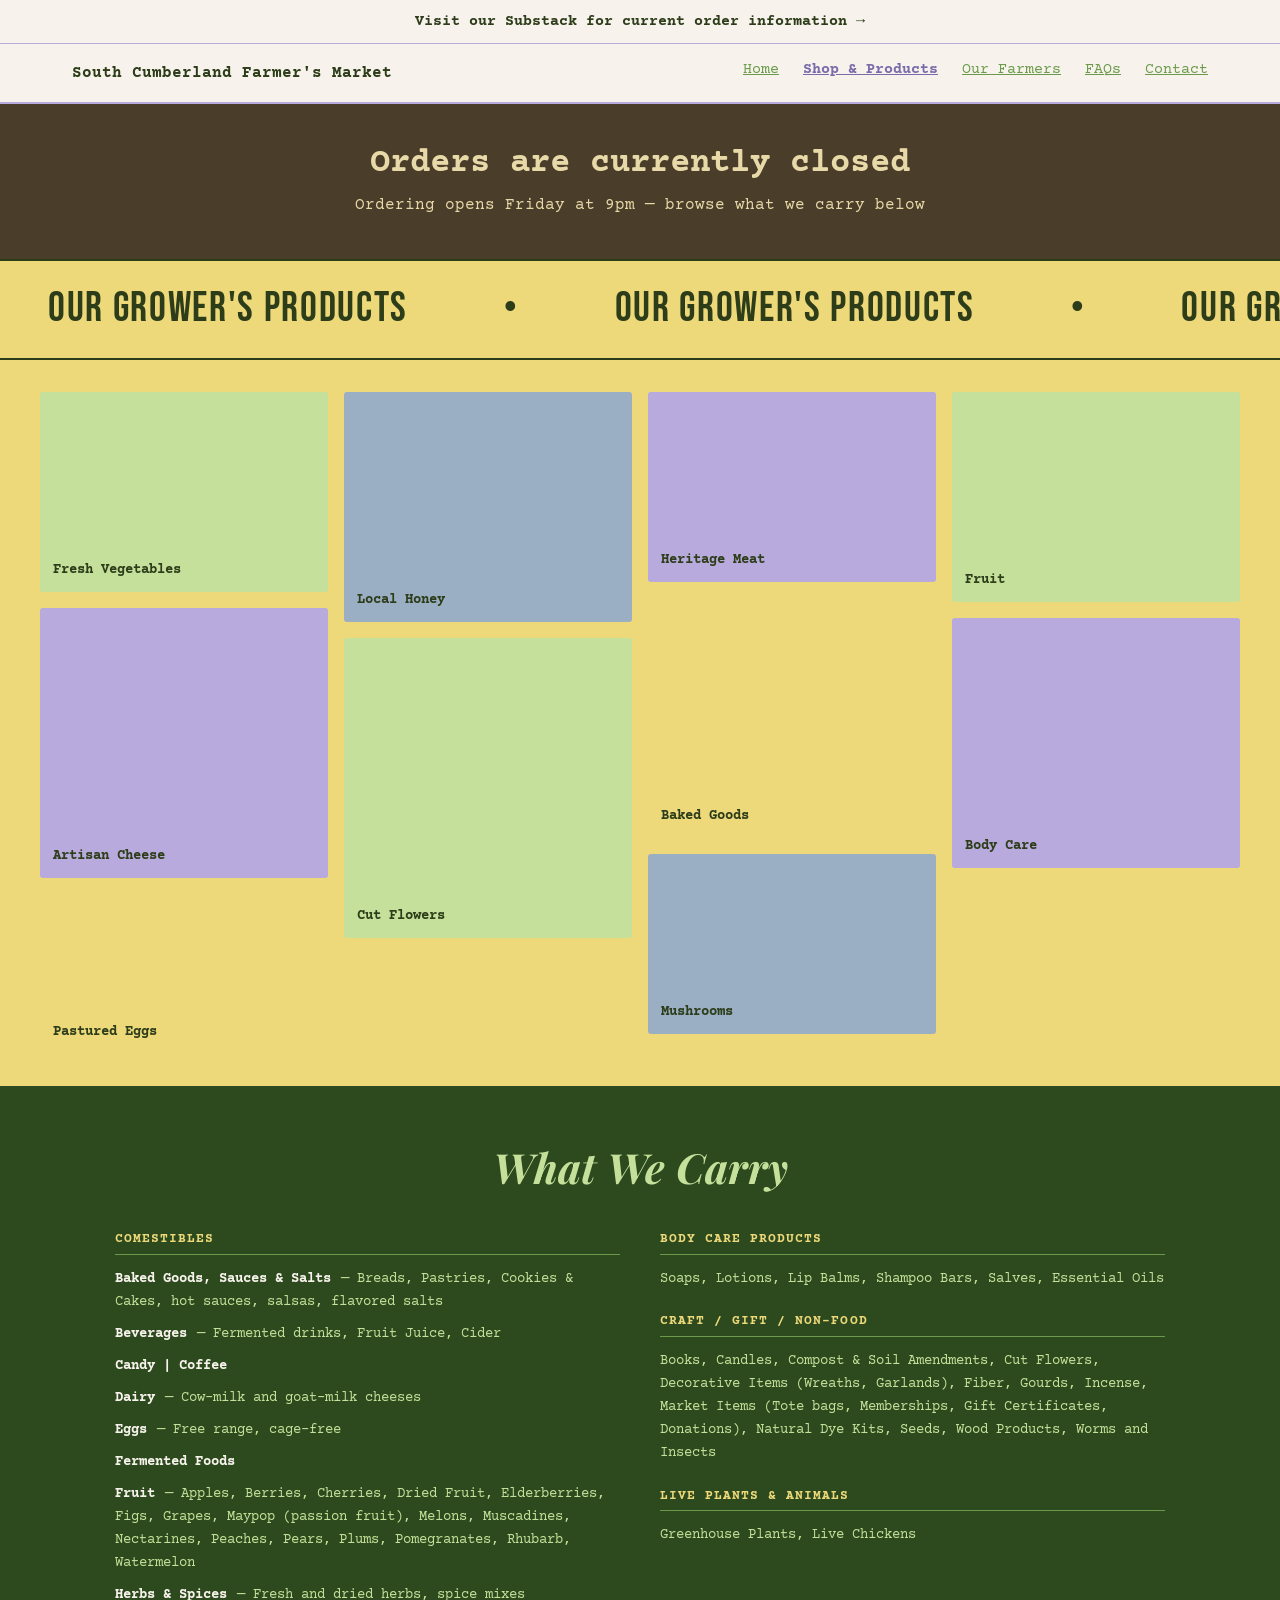
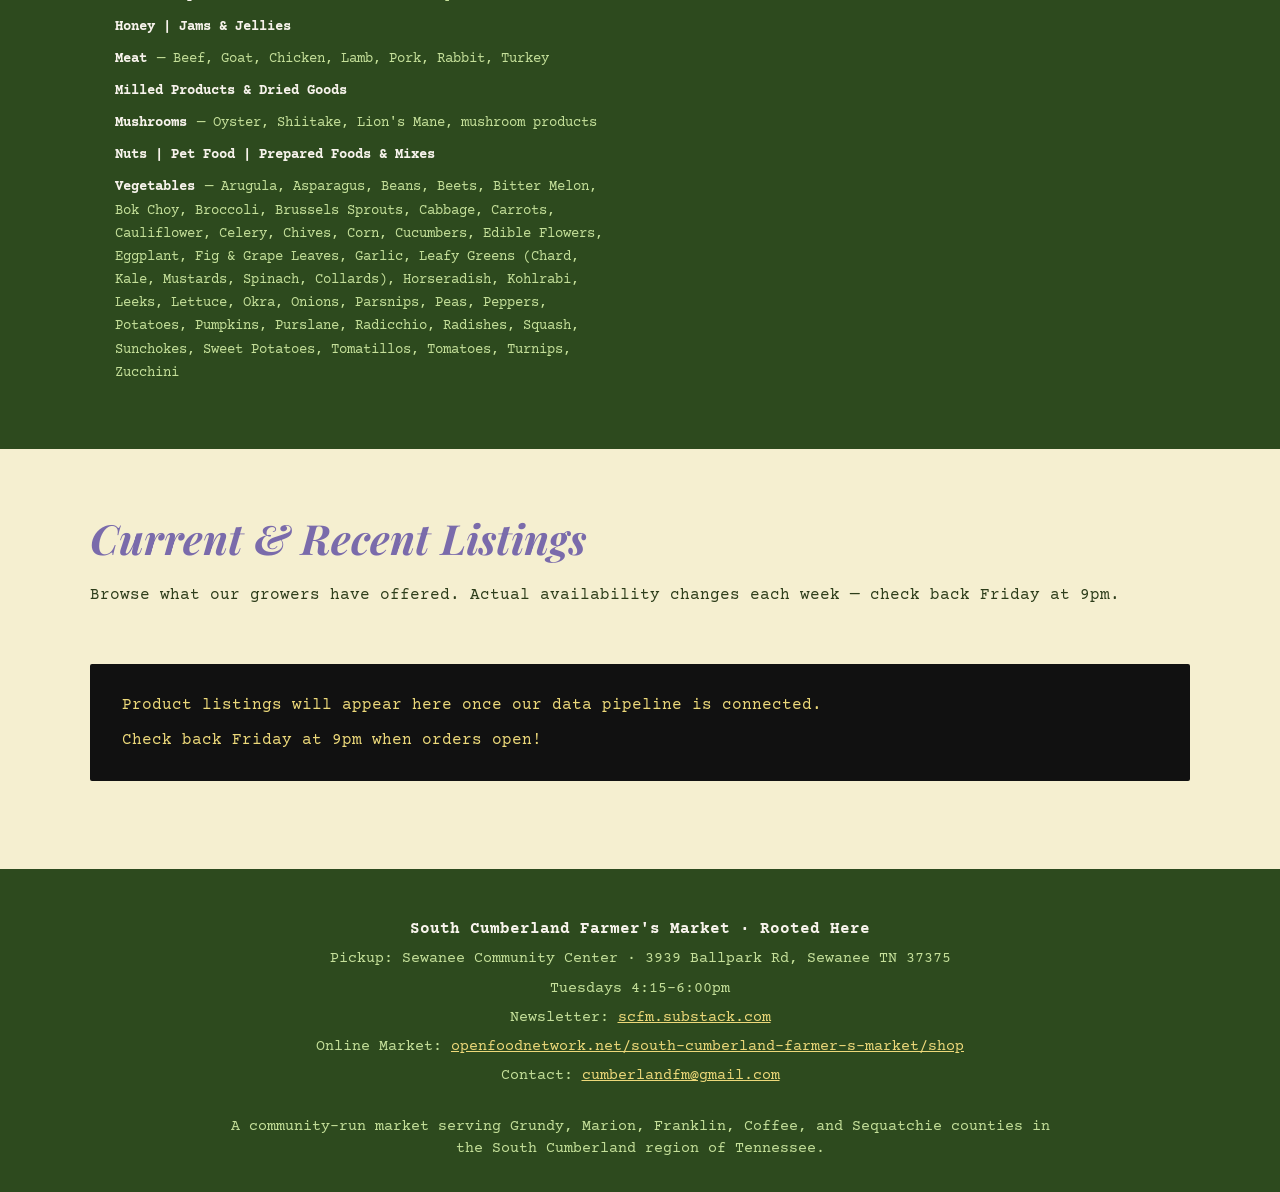
<file: shop.html>
<!DOCTYPE html>
<html lang="en">
<head>
  <meta charset="UTF-8">
  <meta name="viewport" content="width=device-width, initial-scale=1.0">
  <title>Shop & Products — South Cumberland Farmer's Market</title>
  <meta name="description" content="Browse what our growers carry and shop the South Cumberland Farmer's Market on the Open Food Network.">
  <!-- TODO: add favicon — download from southcumberlandfarmersmarket.com/favicon.ico -->
  <link rel="icon" href="images/favicon.ico" type="image/x-icon">
  <link rel="preconnect" href="https://fonts.googleapis.com">
  <link rel="preconnect" href="https://fonts.gstatic.com" crossorigin>
  <link href="https://fonts.googleapis.com/css2?family=Bebas+Neue&family=Courier+Prime:ital,wght@0,400;0,700;1,400;1,700&family=Playfair+Display:ital,wght@0,700;1,700&display=swap" rel="stylesheet">
  <link rel="stylesheet" href="css/style.css">
</head>
<body data-page="shop">

  <div id="order-banner"></div>
  <header id="site-header"></header>

  <main>

    <!-- ── SHOP MODE BANNER (open / closed — rendered by JS) ── -->
    <div id="shop-mode-banner" class="shop-mode-banner mode-closed" aria-live="polite">
      <h2>Browse what we carry below</h2>
      <p>Ordering opens Friday at 9pm</p>
    </div>

    <!-- ── CSS SCROLLING MARQUEE (pure CSS, no JS) ── -->
    <div class="marquee-wrap" aria-hidden="true">
      <div class="marquee-track">
        <!-- Duplicate content fills the second half so the loop is seamless -->
        <span>Our Grower's Products</span>
        <span>&bull;</span>
        <span>Our Grower's Products</span>
        <span>&bull;</span>
        <span>Our Grower's Products</span>
        <span>&bull;</span>
        <span>Our Grower's Products</span>
        <span>&bull;</span>
        <span>Our Grower's Products</span>
        <span>&bull;</span>
        <span>Our Grower's Products</span>
        <span>&bull;</span>
        <!-- Duplicate for seamless loop -->
        <span>Our Grower's Products</span>
        <span>&bull;</span>
        <span>Our Grower's Products</span>
        <span>&bull;</span>
        <span>Our Grower's Products</span>
        <span>&bull;</span>
        <span>Our Grower's Products</span>
        <span>&bull;</span>
        <span>Our Grower's Products</span>
        <span>&bull;</span>
        <span>Our Grower's Products</span>
        <span>&bull;</span>
      </div>
    </div>

    <!-- ── PRODUCT PHOTO GRID (placeholder — replace with real photos) ── -->
    <!-- TODO: replace placeholder divs with actual product photos.
         Save photos to images/products/ and replace each div with:
         <div class="product-placeholder" style="height:Npx;">
           <img src="images/products/filename.jpg" alt="Category name">
         </div>  -->
    <section class="product-grid-section" aria-label="Product photo gallery">
      <div class="product-grid">
        <div class="product-placeholder" style="height:200px; background:#C5E09A;">Fresh Vegetables</div>
        <div class="product-placeholder" style="height:270px; background:#B8AADC;">Artisan Cheese</div>
        <div class="product-placeholder" style="height:160px; background:#EDD97A;">Pastured Eggs</div>
        <div class="product-placeholder" style="height:230px; background:#9AAFC4;">Local Honey</div>
        <div class="product-placeholder" style="height:300px; background:#C5E09A;">Cut Flowers</div>
        <div class="product-placeholder" style="height:190px; background:#B8AADC;">Heritage Meat</div>
        <div class="product-placeholder" style="height:240px; background:#EDD97A;">Baked Goods</div>
        <div class="product-placeholder" style="height:180px; background:#9AAFC4;">Mushrooms</div>
        <div class="product-placeholder" style="height:210px; background:#C5E09A;">Fruit</div>
        <div class="product-placeholder" style="height:250px; background:#B8AADC;">Body Care</div>
      </div>
    </section>

    <!-- ── WHAT WE CARRY ── -->
    <!-- TODO: add full-bleed garden/kale photo as background with dark overlay:
         .categories-section {
           background: linear-gradient(rgba(45,74,30,0.88), rgba(45,74,30,0.88)),
                       url('images/categories-bg.jpg') center/cover no-repeat;
         } -->
    <section class="categories-section" aria-labelledby="categories-heading">
      <h2 id="categories-heading" class="section-heading">What We Carry</h2>

      <div class="categories-grid">

        <!-- Left column -->
        <div class="category-col">
          <h3>Comestibles</h3>

          <div class="category-item">
            <strong>Baked Goods, Sauces &amp; Salts</strong>
            <span> — Breads, Pastries, Cookies &amp; Cakes, hot sauces, salsas, flavored salts</span>
          </div>
          <div class="category-item">
            <strong>Beverages</strong>
            <span> — Fermented drinks, Fruit Juice, Cider</span>
          </div>
          <div class="category-item">
            <strong>Candy | Coffee</strong>
          </div>
          <div class="category-item">
            <strong>Dairy</strong>
            <span> — Cow-milk and goat-milk cheeses</span>
          </div>
          <div class="category-item">
            <strong>Eggs</strong>
            <span> — Free range, cage-free</span>
          </div>
          <div class="category-item">
            <strong>Fermented Foods</strong>
          </div>
          <div class="category-item">
            <strong>Fruit</strong>
            <span> — Apples, Berries, Cherries, Dried Fruit, Elderberries, Figs, Grapes, Maypop (passion fruit), Melons, Muscadines, Nectarines, Peaches, Pears, Plums, Pomegranates, Rhubarb, Watermelon</span>
          </div>
          <div class="category-item">
            <strong>Herbs &amp; Spices</strong>
            <span> — Fresh and dried herbs, spice mixes</span>
          </div>
          <div class="category-item">
            <strong>Honey | Jams &amp; Jellies</strong>
          </div>
          <div class="category-item">
            <strong>Meat</strong>
            <span> — Beef, Goat, Chicken, Lamb, Pork, Rabbit, Turkey</span>
          </div>
          <div class="category-item">
            <strong>Milled Products &amp; Dried Goods</strong>
          </div>
          <div class="category-item">
            <strong>Mushrooms</strong>
            <span> — Oyster, Shiitake, Lion's Mane, mushroom products</span>
          </div>
          <div class="category-item">
            <strong>Nuts | Pet Food | Prepared Foods &amp; Mixes</strong>
          </div>
          <div class="category-item">
            <strong>Vegetables</strong>
            <span> — Arugula, Asparagus, Beans, Beets, Bitter Melon, Bok Choy, Broccoli, Brussels Sprouts, Cabbage, Carrots, Cauliflower, Celery, Chives, Corn, Cucumbers, Edible Flowers, Eggplant, Fig &amp; Grape Leaves, Garlic, Leafy Greens (Chard, Kale, Mustards, Spinach, Collards), Horseradish, Kohlrabi, Leeks, Lettuce, Okra, Onions, Parsnips, Peas, Peppers, Potatoes, Pumpkins, Purslane, Radicchio, Radishes, Squash, Sunchokes, Sweet Potatoes, Tomatillos, Tomatoes, Turnips, Zucchini</span>
          </div>
        </div>

        <!-- Right column -->
        <div class="category-col">
          <h3>Body Care Products</h3>
          <div class="category-item">
            <span>Soaps, Lotions, Lip Balms, Shampoo Bars, Salves, Essential Oils</span>
          </div>

          <h3 style="margin-top:1.5rem;">Craft / Gift / Non-Food</h3>
          <div class="category-item">
            <span>Books, Candles, Compost &amp; Soil Amendments, Cut Flowers, Decorative Items (Wreaths, Garlands), Fiber, Gourds, Incense, Market Items (Tote bags, Memberships, Gift Certificates, Donations), Natural Dye Kits, Seeds, Wood Products, Worms and Insects</span>
          </div>

          <h3 style="margin-top:1.5rem;">Live Plants &amp; Animals</h3>
          <div class="category-item">
            <span>Greenhouse Plants, Live Chickens</span>
          </div>
        </div>

      </div><!-- /categories-grid -->
    </section>

    <!-- ── CURRENT LISTINGS ── -->
    <section class="section bg-cream-gold" aria-labelledby="listings-heading">
      <div class="section-inner">
        <h2 id="listings-heading" class="section-heading">Current &amp; Recent Listings</h2>
        <p class="section-subheading">
          Browse what our growers have offered.
          Actual availability changes each week — check back Friday at 9pm.
        </p>

        <!-- Filter bar — populated by JS when products exist -->
        <div class="product-filter-bar" id="product-filter-bar"></div>

        <!-- Product cards — rendered by JS from data/products.json -->
        <div id="product-listings">
          <div class="callout">
            <p>Product listings will appear here once our data pipeline is connected.</p>
            <p>Check back Friday at 9pm when orders open!</p>
          </div>
        </div>
      </div>
    </section>

  </main>

  <footer id="site-footer"></footer>
  <script src="js/main.js"></script>
</body>
</html>
</file>
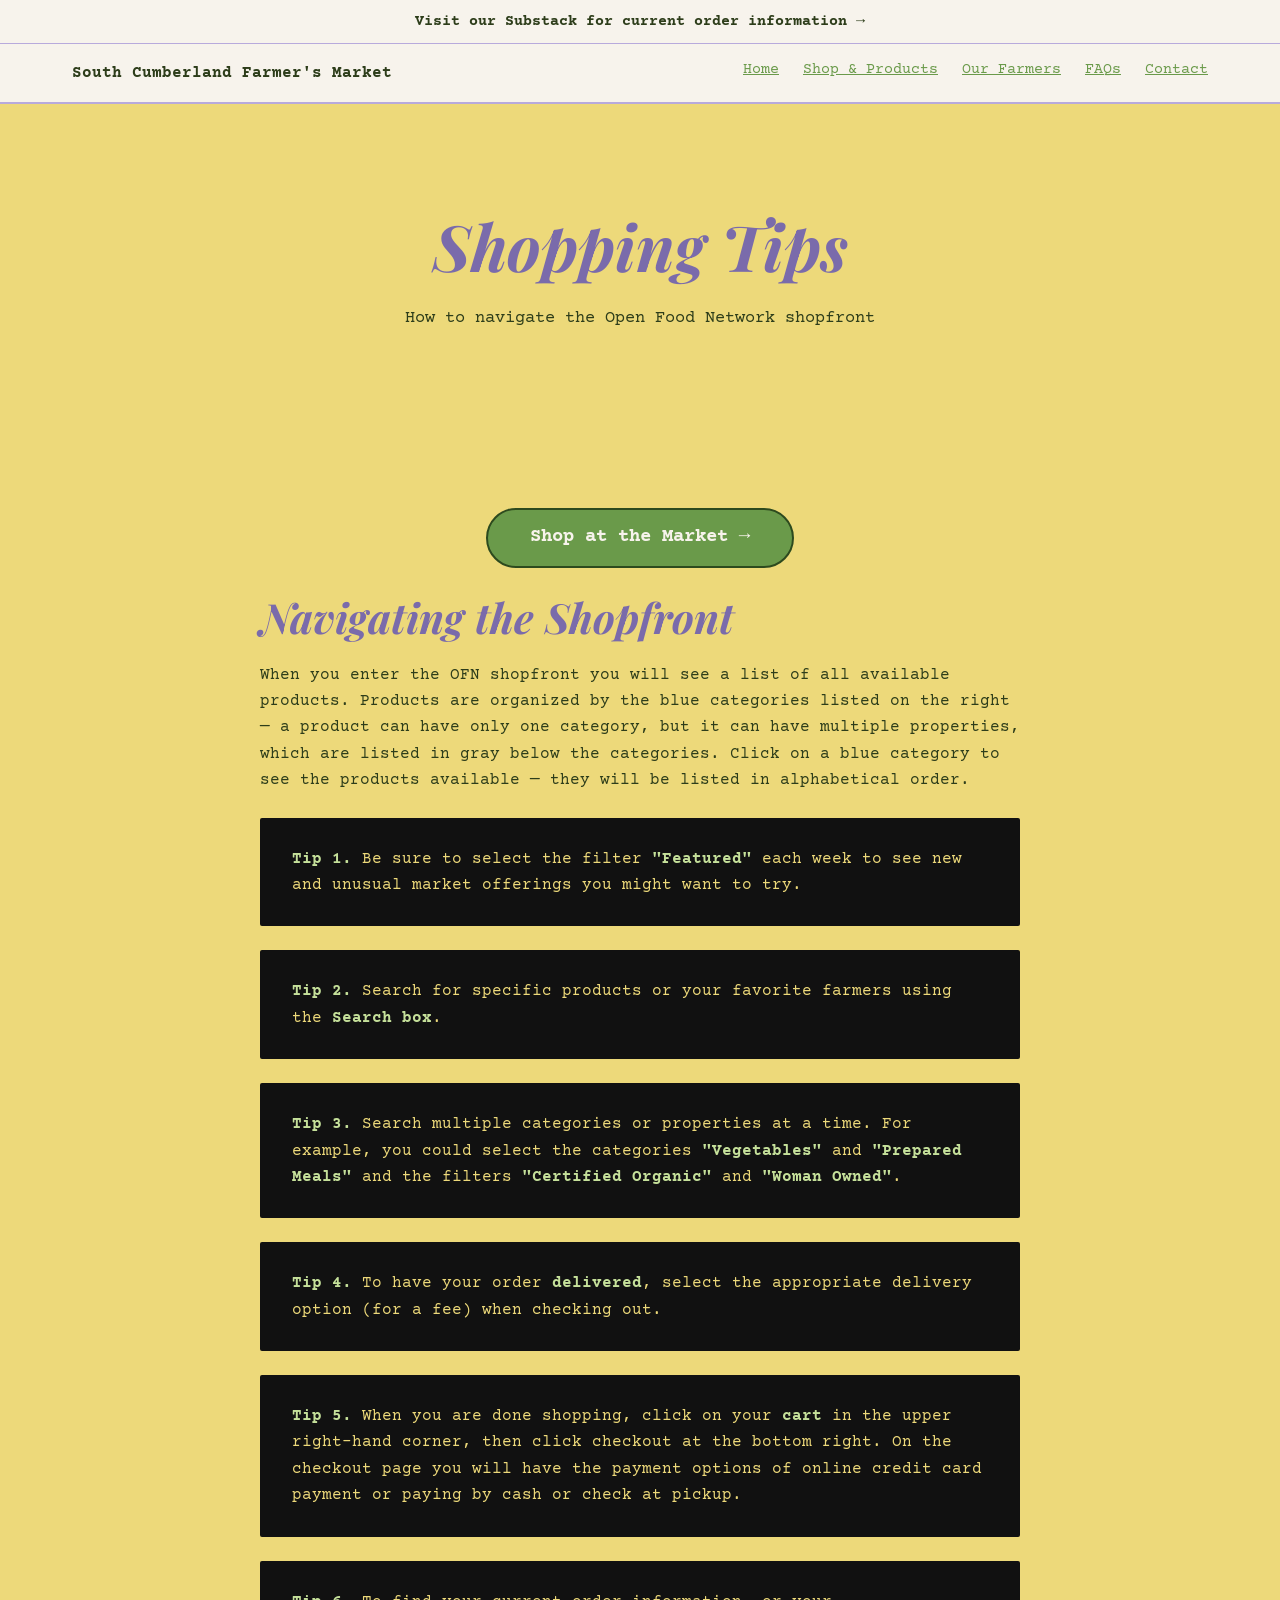
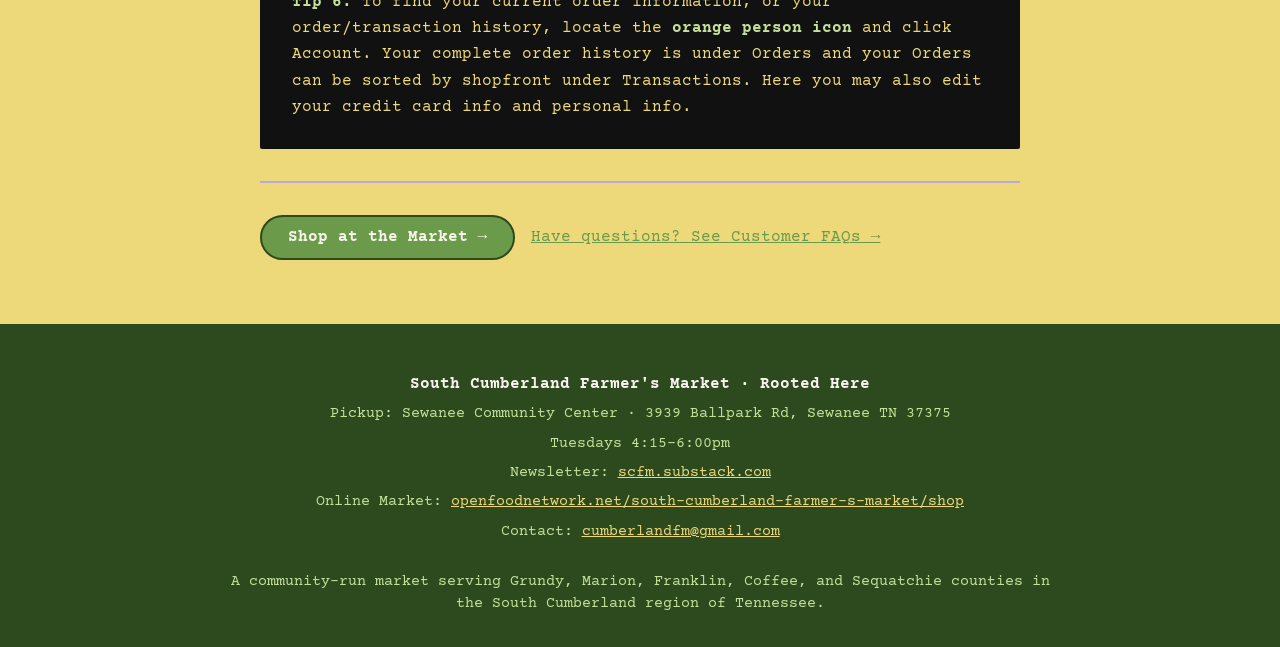
<file: shopping-tips.html>
<!DOCTYPE html>
<html lang="en">
<head>
  <meta charset="UTF-8">
  <meta name="viewport" content="width=device-width, initial-scale=1.0">
  <title>Shopping Tips — South Cumberland Farmer's Market</title>
  <meta name="description" content="Tips for navigating the South Cumberland Farmer's Market on the Open Food Network.">
  <!-- TODO: add favicon — download from southcumberlandfarmersmarket.com/favicon.ico -->
  <link rel="icon" href="images/favicon.ico" type="image/x-icon">
  <link rel="preconnect" href="https://fonts.googleapis.com">
  <link rel="preconnect" href="https://fonts.gstatic.com" crossorigin>
  <link href="https://fonts.googleapis.com/css2?family=Bebas+Neue&family=Courier+Prime:ital,wght@0,400;0,700;1,400;1,700&family=Playfair+Display:ital,wght@0,700;1,700&display=swap" rel="stylesheet">
  <link rel="stylesheet" href="css/style.css">
</head>
<body data-page="shopping-tips">

  <div id="order-banner"></div>
  <header id="site-header"></header>

  <main>

    <!-- ── HERO ── -->
    <section class="hero" aria-label="Shopping Tips">
      <div class="hero-inner">
        <h1>Shopping Tips</h1>
        <p>How to navigate the Open Food Network shopfront</p>
      </div>
    </section>

    <!-- ── TIPS CONTENT ── -->
    <section class="section bg-pale-gold" aria-labelledby="tips-heading">
      <div class="section-inner-narrow">

        <div class="text-center mb-3">
          <a href="https://openfoodnetwork.net/south-cumberland-farmer-s-market/shop"
             class="btn btn-green btn-large"
             target="_blank"
             rel="noopener noreferrer">
            Shop at the Market →
          </a>
        </div>

        <h2 id="tips-heading" class="section-heading">Navigating the Shopfront</h2>

        <p>
          When you enter the OFN shopfront you will see a list of all available
          products. Products are organized by the blue categories listed on the
          right — a product can have only one category, but it can have multiple
          properties, which are listed in gray below the categories. Click on a
          blue category to see the products available — they will be listed in
          alphabetical order.
        </p>

        <div class="callout">
          <p>
            <strong>Tip 1.</strong> Be sure to select the filter <strong>"Featured"</strong> each week to see new and
            unusual market offerings you might want to try.
          </p>
        </div>

        <div class="callout">
          <p>
            <strong>Tip 2.</strong> Search for specific products or your favorite farmers using the
            <strong>Search box</strong>.
          </p>
        </div>

        <div class="callout">
          <p>
            <strong>Tip 3.</strong> Search multiple categories or properties at a time. For example,
            you could select the categories <strong>"Vegetables"</strong> and <strong>"Prepared Meals"</strong>
            and the filters <strong>"Certified Organic"</strong> and <strong>"Woman Owned"</strong>.
          </p>
        </div>

        <div class="callout">
          <p>
            <strong>Tip 4.</strong> To have your order <strong>delivered</strong>, select the appropriate delivery option
            (for a fee) when checking out.
          </p>
        </div>

        <div class="callout">
          <p>
            <strong>Tip 5.</strong> When you are done shopping, click on your <strong>cart</strong> in the upper
            right-hand corner, then click checkout at the bottom right. On the
            checkout page you will have the payment options of online credit card
            payment or paying by cash or check at pickup.
          </p>
        </div>

        <div class="callout">
          <p>
            <strong>Tip 6.</strong> To find your current order information, or your order/transaction
            history, locate the <strong>orange person icon</strong> and click Account. Your
            complete order history is under Orders and your Orders can be sorted
            by shopfront under Transactions. Here you may also edit your credit
            card info and personal info.
          </p>
        </div>

        <hr class="divider">

        <div class="btn-row">
          <a href="https://openfoodnetwork.net/south-cumberland-farmer-s-market/shop"
             class="btn btn-green"
             target="_blank"
             rel="noopener noreferrer">
            Shop at the Market →
          </a>
          <a href="faqs.html">Have questions? See Customer FAQs →</a>
        </div>

      </div>
    </section>

  </main>

  <footer id="site-footer"></footer>
  <script src="js/main.js"></script>
</body>
</html>
</file>
<file: css/style.css>
/* =============================================
   South Cumberland Farmer's Market
   css/style.css
   ============================================= */

/* --- CSS Variables --- */
:root {
  --lavender:       #7A6BAB;
  --soft-lavender:  #B8AADC;
  --steel-blue:     #9AAFC4;
  --mist-blue:      #D4E0EC;
  --pale-gold:      #EDD97A;
  --cream-gold:     #F5EFD0;
  --parchment:      #F7F3EC;
  --forest-green:   #2D4A1E;
  --mid-green:      #6A9A4A;
  --sage:           #C5E09A;
  --body-dark:      #2D3D1A;
  --light-text:     #F7F3EC;
  --light-accent:   #C5E09A;
  --warm-dark:      #4A3D2A;
  --cream-text:     #E8D9A8;
}

/* --- Reset & Base --- */
*, *::before, *::after {
  box-sizing: border-box;
  margin: 0;
  padding: 0;
}

html { scroll-behavior: smooth; }

body {
  font-family: 'Courier Prime', 'Courier New', monospace;
  color: var(--body-dark);
  background: var(--parchment);
  line-height: 1.65;
}

img { max-width: 100%; height: auto; display: block; }

a {
  color: var(--mid-green);
  text-decoration: underline;
}
a:hover { color: var(--lavender); }

p { margin-bottom: 1rem; }
p:last-child { margin-bottom: 0; }

ul, ol { padding-left: 1.5rem; }
li { margin-bottom: 0.4rem; }

/* --- Typography --- */
h1, h2, h3, h4, h5, h6 {
  font-family: 'Playfair Display', Georgia, serif;
  font-style: italic;
  font-weight: 700;
  color: var(--lavender);
  line-height: 1.2;
}

/* --- Buttons --- */
.btn {
  display: inline-block;
  font-family: 'Courier Prime', monospace;
  font-size: 1rem;
  font-weight: 700;
  text-decoration: none;
  padding: 0.6em 1.6em;
  border-radius: 50px;
  border: 2px solid var(--body-dark);
  background: var(--parchment);
  color: var(--body-dark);
  cursor: pointer;
  transition: background 0.18s, color 0.18s, border-color 0.18s;
  line-height: 1.4;
}
.btn:hover {
  background: var(--body-dark);
  color: var(--parchment);
  text-decoration: none;
  color: var(--parchment);
}

.btn-green {
  background: var(--mid-green);
  color: var(--parchment);
  border-color: var(--forest-green);
}
.btn-green:hover {
  background: var(--forest-green);
  color: var(--sage);
}

.btn-lavender {
  background: var(--lavender);
  color: var(--parchment);
  border-color: var(--lavender);
}
.btn-lavender:hover {
  background: var(--body-dark);
  color: var(--soft-lavender);
  border-color: var(--body-dark);
}

.btn-large { font-size: 1.2rem; padding: 0.75em 2.2em; }

.btn-row {
  display: flex;
  gap: 1rem;
  flex-wrap: wrap;
  align-items: center;
}

/* --- Black Callout Box --- */
.callout {
  background: #111;
  color: var(--pale-gold);
  font-family: 'Courier Prime', monospace;
  padding: 1.75rem 2rem;
  border-radius: 2px;
  margin: 1.5rem 0;
}
.callout p, .callout li { color: var(--pale-gold); margin-bottom: 0.5rem; }
.callout p:last-child { margin-bottom: 0; }
.callout strong { color: var(--sage); }
.callout a { color: var(--sage); }
.callout h3 {
  font-family: 'Courier Prime', monospace;
  font-style: normal;
  font-weight: 700;
  font-size: 1.1rem;
  color: var(--sage);
  margin-bottom: 0.75rem;
}

/* --- Order Status Banner --- */
#order-banner {
  width: 100%;
  text-align: center;
  font-family: 'Courier Prime', monospace;
  font-size: 0.95rem;
  font-weight: 700;
  position: relative;
  z-index: 200;
  min-height: 2.4rem;
  display: flex;
  align-items: center;
  justify-content: center;
}
#order-banner a {
  display: block;
  width: 100%;
  padding: 0.55rem 1rem;
  text-decoration: none;
  color: inherit;
}
#order-banner a:hover { text-decoration: underline; color: inherit; }
.banner-open    { background: var(--forest-green); color: var(--light-accent); }
.banner-closed  { background: var(--warm-dark);    color: var(--cream-text); }
.banner-neutral { background: var(--parchment);    color: var(--body-dark); border-bottom: 1px solid var(--soft-lavender); }

/* --- Navigation --- */
#site-header {
  position: sticky;
  top: 0;
  z-index: 100;
  background: var(--parchment);
  border-bottom: 2px solid var(--soft-lavender);
}

.nav-inner {
  display: flex;
  align-items: center;
  justify-content: space-between;
  padding: 0.8rem 2rem;
  max-width: 1200px;
  margin: 0 auto;
}

.nav-brand {
  font-family: 'Courier Prime', monospace;
  font-size: 1rem;
  font-weight: 700;
  color: var(--body-dark);
  text-decoration: none;
  flex-shrink: 0;
  margin-right: 1.5rem;
}
.nav-brand:hover { color: var(--lavender); text-decoration: none; }

.nav-links {
  display: flex;
  gap: 1.5rem;
  list-style: none;
  align-items: center;
  flex-wrap: wrap;
}
.nav-links a {
  font-family: 'Courier Prime', monospace;
  font-size: 0.95rem;
  color: var(--mid-green);
  text-decoration: underline;
  white-space: nowrap;
}
.nav-links a:hover { color: var(--lavender); }
.nav-links a.active {
  font-weight: 700;
  color: var(--lavender);
  text-decoration: underline;
}

/* Hamburger button */
.hamburger {
  display: none;
  flex-direction: column;
  gap: 5px;
  background: none;
  border: none;
  cursor: pointer;
  padding: 4px;
  flex-shrink: 0;
}
.hamburger span {
  display: block;
  width: 26px;
  height: 2px;
  background: var(--body-dark);
  transition: transform 0.25s, opacity 0.25s;
}
.hamburger.open span:nth-child(1) { transform: translateY(7px) rotate(45deg); }
.hamburger.open span:nth-child(2) { opacity: 0; }
.hamburger.open span:nth-child(3) { transform: translateY(-7px) rotate(-45deg); }

/* Mobile nav slide-down */
.nav-mobile {
  display: none;
  flex-direction: column;
  background: var(--parchment);
  border-top: 1px solid var(--soft-lavender);
  padding: 1rem 2rem;
  gap: 0.75rem;
}
.nav-mobile.open { display: flex; }
.nav-mobile a {
  font-family: 'Courier Prime', monospace;
  font-size: 1rem;
  color: var(--mid-green);
  text-decoration: underline;
  padding: 0.3rem 0;
}
.nav-mobile a.active { font-weight: 700; color: var(--lavender); }

/* --- Footer --- */
#site-footer {
  background: var(--forest-green);
  color: var(--sage);
  font-family: 'Courier Prime', monospace;
  padding: 3rem 2rem 2rem;
  text-align: center;
}
.footer-inner { max-width: 820px; margin: 0 auto; }
.footer-inner p {
  color: var(--sage);
  margin-bottom: 0.45rem;
  font-size: 0.92rem;
  line-height: 1.5;
}
.footer-inner p:last-child { margin-bottom: 0; }
.footer-inner a { color: var(--pale-gold); text-decoration: underline; }
.footer-inner a:hover { color: var(--light-text); }
.footer-inner strong { color: var(--light-text); font-size: 1rem; }
.footer-smallprint {
  margin-top: 1.75rem;
  font-size: 0.78rem;
  color: var(--mid-green);
  line-height: 1.55;
}

/* --- Section layout --- */
.section { padding: 4rem 2rem; }
.section-inner { max-width: 1100px; margin: 0 auto; }
.section-inner-narrow { max-width: 760px; margin: 0 auto; }

.section-heading {
  font-size: clamp(1.6rem, 3.5vw, 2.6rem);
  margin-bottom: 1.25rem;
}
.section-subheading {
  font-family: 'Courier Prime', monospace;
  font-style: normal;
  color: var(--body-dark);
  font-size: 1rem;
  margin-bottom: 2rem;
  line-height: 1.6;
}

hr.divider {
  border: none;
  border-top: 2px solid var(--soft-lavender);
  margin: 2rem 0;
}

/* --- Background utilities --- */
.bg-cream-gold   { background: var(--cream-gold); }
.bg-pale-gold    { background: var(--pale-gold); }
.bg-parchment    { background: var(--parchment); }
.bg-mist-blue    { background: var(--mist-blue); }
.bg-forest-green { background: var(--forest-green); }
.bg-sage         { background: var(--sage); }

/* --- Hero --- */
.hero {
  /* TODO: replace solid color with full-bleed hero photo:
     background: url('../images/hero-photo.jpg') center/cover no-repeat;
     Add a semi-transparent overlay if needed for readability */
  background: var(--pale-gold);
  padding: 5rem 2rem 4rem;
  text-align: center;
  min-height: 340px;
  display: flex;
  align-items: center;
  justify-content: center;
}
.hero-inner { max-width: 820px; margin: 0 auto; }
.hero h1 {
  font-size: clamp(2rem, 5.5vw, 4rem);
  color: var(--lavender);
  margin-bottom: 1.25rem;
}
.hero p {
  font-size: 1.05rem;
  color: var(--body-dark);
  margin-bottom: 1.5rem;
}

/* Hero with photo BG (add class .hero-photo for dark-overlay variant) */
.hero-photo {
  /* TODO: set background-image per page */
  background: var(--pale-gold);
  position: relative;
}
.hero-photo::before {
  content: '';
  position: absolute;
  inset: 0;
  background: rgba(0,0,0,0.35);
  pointer-events: none;
}
.hero-photo .hero-inner { position: relative; z-index: 1; }
.hero-photo h1 { color: var(--pale-gold); text-shadow: 0 2px 8px rgba(0,0,0,0.5); }

/* --- Substack News Strip --- */
.news-strip {
  padding: 3.5rem 2rem;
  background: var(--mist-blue);
}
.news-strip h2 { text-align: center; margin-bottom: 2rem; }

.news-cards-scroll {
  display: flex;
  gap: 1.25rem;
  overflow-x: auto;
  padding-bottom: 1rem;
  scroll-snap-type: x mandatory;
  -webkit-overflow-scrolling: touch;
}
.news-cards-scroll::-webkit-scrollbar { height: 6px; }
.news-cards-scroll::-webkit-scrollbar-track { background: var(--soft-lavender); border-radius: 3px; }
.news-cards-scroll::-webkit-scrollbar-thumb { background: var(--lavender); border-radius: 3px; }

.news-card {
  flex: 0 0 280px;
  background: var(--parchment);
  border: 2px solid var(--soft-lavender);
  border-radius: 3px;
  padding: 1.25rem;
  scroll-snap-align: start;
  display: flex;
  flex-direction: column;
}
.news-card img {
  width: 100%;
  height: 155px;
  object-fit: cover;
  border-radius: 2px;
  margin-bottom: 0.75rem;
}
.news-card-placeholder-img {
  width: 100%;
  height: 155px;
  background: var(--soft-lavender);
  border-radius: 2px;
  margin-bottom: 0.75rem;
}
.news-card h3 {
  font-family: 'Courier Prime', monospace;
  font-style: normal;
  font-weight: 700;
  font-size: 0.95rem;
  color: var(--body-dark);
  margin-bottom: 0.4rem;
  flex: 1;
  line-height: 1.4;
}
.news-card .news-date { font-size: 0.8rem; color: var(--lavender); margin-bottom: 0.75rem; }
.news-card a.read-link { font-size: 0.9rem; color: var(--mid-green); font-weight: 700; text-decoration: underline; }
.news-fallback { text-align: center; padding: 2rem 1rem; font-size: 1.05rem; }

/* --- CSS Marquee (pure CSS, no JS) --- */
.marquee-wrap {
  overflow: hidden;
  background: var(--pale-gold);
  padding: 0.9rem 0;
  border-top: 2px solid var(--body-dark);
  border-bottom: 2px solid var(--body-dark);
  user-select: none;
}
.marquee-track {
  display: flex;
  width: max-content;
  animation: marquee-scroll 28s linear infinite;
}
.marquee-track span {
  font-family: 'Bebas Neue', sans-serif;
  font-size: 2.6rem;
  color: var(--body-dark);
  padding: 0 3rem;
  white-space: nowrap;
  letter-spacing: 0.04em;
}
.marquee-wrap:hover .marquee-track { animation-play-state: paused; }

@keyframes marquee-scroll {
  from { transform: translateX(0); }
  to   { transform: translateX(-50%); }
}

/* --- Product placeholder masonry grid (shop page) --- */
.product-grid-section {
  background: var(--pale-gold);
  padding: 2rem;
}
.product-grid {
  columns: 4 220px;
  column-gap: 1rem;
  max-width: 1200px;
  margin: 0 auto;
}
.product-placeholder {
  break-inside: avoid;
  margin-bottom: 1rem;
  border-radius: 3px;
  display: flex;
  align-items: flex-end;
  padding: 0.8rem;
  font-family: 'Courier Prime', monospace;
  font-size: 0.85rem;
  font-weight: 700;
  color: var(--body-dark);
  line-height: 1.3;
}

/* --- Categories Section (shop page) --- */
.categories-section {
  /* TODO: add full-bleed garden/kale photo as background with dark overlay:
     background: linear-gradient(rgba(45,74,30,0.88), rgba(45,74,30,0.88)),
                 url('../images/categories-bg.jpg') center/cover no-repeat; */
  background: var(--forest-green);
  padding: 3.5rem 2rem;
}
.categories-section h2 {
  color: var(--sage);
  text-align: center;
  margin-bottom: 2.5rem;
}

.categories-grid {
  display: grid;
  grid-template-columns: repeat(2, 1fr);
  gap: 2.5rem;
  max-width: 1050px;
  margin: 0 auto;
}
.category-col h3 {
  font-family: 'Courier Prime', monospace;
  font-style: normal;
  font-size: 0.8rem;
  font-weight: 700;
  color: var(--pale-gold);
  text-transform: uppercase;
  letter-spacing: 0.08em;
  margin-bottom: 0.75rem;
  padding-bottom: 0.4rem;
  border-bottom: 1px solid var(--mid-green);
}
.category-item { margin-bottom: 0.55rem; line-height: 1.45; }
.category-item strong {
  font-family: 'Courier Prime', monospace;
  color: var(--light-text);
  font-size: 0.9rem;
}
.category-item span {
  font-family: 'Courier Prime', monospace;
  color: var(--sage);
  font-size: 0.85rem;
}

/* --- Farmer cards --- */
.farmers-grid {
  display: grid;
  grid-template-columns: repeat(3, 1fr);
  gap: 1.5rem;
}
.farmer-card {
  background: var(--sage);
  border-radius: 3px;
  overflow: hidden;
  border: 2px solid var(--forest-green);
  display: flex;
  flex-direction: column;
}
.farmer-card-photo {
  width: 100%;
  height: 200px;
  object-fit: cover;
  display: block;
}
.farmer-card-placeholder {
  width: 100%;
  height: 200px;
  background: var(--forest-green);
  display: flex;
  align-items: center;
  justify-content: center;
  font-family: 'Playfair Display', serif;
  font-style: italic;
  font-size: 2.5rem;
  color: var(--sage);
}
.farmer-card-body { padding: 1.25rem; flex: 1; display: flex; flex-direction: column; }
.farmer-card-body h3 {
  font-family: 'Playfair Display', serif;
  font-style: italic;
  font-size: 1.25rem;
  color: var(--forest-green);
  margin-bottom: 0.2rem;
}
.farmer-county {
  font-size: 0.78rem;
  color: var(--body-dark);
  text-transform: uppercase;
  letter-spacing: 0.06em;
  margin-bottom: 0.75rem;
}
.farmer-card-body p { font-size: 0.9rem; color: var(--body-dark); margin-bottom: 0.75rem; flex: 1; }
.cert-tags { display: flex; flex-wrap: wrap; gap: 0.4rem; margin-top: auto; }
.cert-tag {
  background: var(--lavender);
  color: var(--parchment);
  font-family: 'Courier Prime', monospace;
  font-size: 0.72rem;
  padding: 0.2em 0.75em;
  border-radius: 50px;
}

/* --- Product filter bar & cards (shop listings) --- */
.product-filter-bar {
  display: flex;
  flex-wrap: wrap;
  gap: 0.5rem;
  margin-bottom: 1.5rem;
}
.filter-btn {
  font-family: 'Courier Prime', monospace;
  font-size: 0.85rem;
  padding: 0.35em 1.1em;
  border-radius: 50px;
  border: 2px solid var(--mid-green);
  background: transparent;
  color: var(--mid-green);
  cursor: pointer;
  transition: all 0.18s;
}
.filter-btn.active, .filter-btn:hover {
  background: var(--mid-green);
  color: var(--parchment);
}

.product-cards-grid {
  display: grid;
  grid-template-columns: repeat(auto-fill, minmax(220px, 1fr));
  gap: 1rem;
}
.product-card {
  background: var(--sage);
  border: 2px solid var(--forest-green);
  border-radius: 3px;
  padding: 1rem;
  font-family: 'Courier Prime', monospace;
  color: var(--forest-green);
}
.product-card-name { font-weight: 700; font-size: 0.95rem; margin-bottom: 0.2rem; }
.product-card-producer { font-size: 0.82rem; margin-bottom: 0.2rem; }
.product-card-price { font-size: 0.88rem; margin-bottom: 0.5rem; }
.product-card-tag {
  display: inline-block;
  background: var(--forest-green);
  color: var(--sage);
  font-size: 0.72rem;
  padding: 0.15em 0.65em;
  border-radius: 50px;
}

/* --- Shop mode banner --- */
.shop-mode-banner {
  padding: 2.5rem 2rem;
  text-align: center;
}
.shop-mode-banner.mode-open  { background: var(--forest-green); color: var(--sage); }
.shop-mode-banner.mode-closed { background: var(--warm-dark); color: var(--cream-text); }
.shop-mode-banner h2 {
  font-family: 'Courier Prime', monospace;
  font-style: normal;
  font-size: clamp(1.3rem, 3.5vw, 2.1rem);
  margin-bottom: 0.5rem;
}
.shop-mode-banner.mode-open  h2 { color: var(--sage); }
.shop-mode-banner.mode-closed h2 { color: var(--cream-text); }
.shop-mode-banner p { margin-bottom: 1.25rem; font-size: 1rem; }
.shop-mode-banner p:last-child { margin-bottom: 0; }

/* --- FAQ accordion --- */
.faq-list { list-style: none; }
.faq-item { border-bottom: 1px solid var(--soft-lavender); }
.faq-question {
  width: 100%;
  background: none;
  border: none;
  text-align: left;
  font-family: 'Courier Prime', monospace;
  font-weight: 700;
  font-size: 1rem;
  color: var(--body-dark);
  cursor: pointer;
  padding: 1.2rem 3rem 1.2rem 0;
  position: relative;
  line-height: 1.5;
}
.faq-question::after {
  content: '+';
  position: absolute;
  right: 0.25rem;
  top: 50%;
  transform: translateY(-50%);
  font-size: 1.4rem;
  color: var(--lavender);
  font-weight: 400;
  transition: transform 0.2s;
  line-height: 1;
}
.faq-question.open::after { content: '−'; }
.faq-answer {
  max-height: 0;
  overflow: hidden;
  transition: max-height 0.38s ease, padding 0.2s;
  font-family: 'Courier Prime', monospace;
  color: var(--body-dark);
  line-height: 1.7;
  font-size: 0.97rem;
}
.faq-answer.open { max-height: 1200px; padding-bottom: 1.25rem; }

/* --- Vendor application form --- */
.application-form-wrap {
  background: var(--pale-gold);
  border: 2px solid var(--body-dark);
  border-radius: 3px;
  padding: 2rem;
  margin-top: 1.5rem;
}
.form-group { margin-bottom: 1.2rem; }
.form-group label {
  display: block;
  font-family: 'Courier Prime', monospace;
  font-weight: 700;
  font-size: 0.95rem;
  color: var(--body-dark);
  margin-bottom: 0.4rem;
}
.form-group input,
.form-group select,
.form-group textarea {
  width: 100%;
  font-family: 'Courier Prime', monospace;
  font-size: 0.95rem;
  padding: 0.6rem 0.8rem;
  border: 2px solid var(--body-dark);
  border-radius: 3px;
  background: var(--parchment);
  color: var(--body-dark);
}
.form-group input:focus,
.form-group select:focus,
.form-group textarea:focus {
  outline: none;
  border-color: var(--lavender);
  box-shadow: 0 0 0 2px rgba(122,107,171,0.15);
}
.form-group textarea { min-height: 100px; resize: vertical; }
.form-radio-group { display: flex; gap: 2rem; margin-top: 0.2rem; }
.form-radio-group label {
  display: flex;
  align-items: center;
  gap: 0.45rem;
  font-weight: 400;
  cursor: pointer;
}
.form-radio-group input[type="radio"] { width: auto; }
.form-thankyou {
  display: none;
  background: var(--forest-green);
  color: var(--sage);
  font-family: 'Courier Prime', monospace;
  padding: 1.75rem 2rem;
  border-radius: 3px;
  text-align: center;
  font-size: 1.05rem;
  line-height: 1.6;
}

/* --- Contact page --- */
.contact-email-wrap { text-align: center; padding: 2rem 0 1rem; }
.contact-email-wrap .btn { font-size: 1.2rem; margin-bottom: 0.75rem; }
.contact-email-wrap p { font-size: 0.95rem; color: var(--body-dark); }

.map-wrap { width: 100%; margin: 2rem 0; }
.map-wrap iframe { width: 100%; height: 400px; border: 0; border-radius: 3px; display: block; }

/* --- Utility --- */
.text-center { text-align: center; }
.mt-2 { margin-top: 1rem; }
.mt-3 { margin-top: 1.5rem; }
.mt-4 { margin-top: 2rem; }
.mb-2 { margin-bottom: 1rem; }
.mb-3 { margin-bottom: 1.5rem; }

/* --- Responsive --- */
@media (max-width: 900px) {
  .farmers-grid { grid-template-columns: repeat(2, 1fr); }
  .categories-grid { grid-template-columns: 1fr; }
}

@media (max-width: 640px) {
  /* Show hamburger, hide desktop nav */
  .nav-links  { display: none; }
  .hamburger  { display: flex; }

  .nav-inner  { padding: 0.8rem 1.25rem; }

  .hero        { min-height: 200px; padding: 3rem 1.25rem 2.5rem; }
  .section     { padding: 2.5rem 1.25rem; }

  .farmers-grid        { grid-template-columns: 1fr; }
  .categories-grid     { grid-template-columns: 1fr; }
  .product-cards-grid  { grid-template-columns: 1fr 1fr; }

  .product-grid { columns: 2 150px; padding: 1rem 1.25rem; }

  .btn-row { flex-direction: column; align-items: flex-start; }

  .callout { padding: 1.25rem 1.25rem; }

  .marquee-track span { font-size: 1.8rem; padding: 0 1.5rem; }

  .form-radio-group { flex-direction: column; gap: 0.75rem; }

  .application-form-wrap { padding: 1.25rem; }

  #site-footer { padding: 2.5rem 1.25rem 1.5rem; }
}

@media (max-width: 400px) {
  .product-cards-grid { grid-template-columns: 1fr; }
}
</file>
